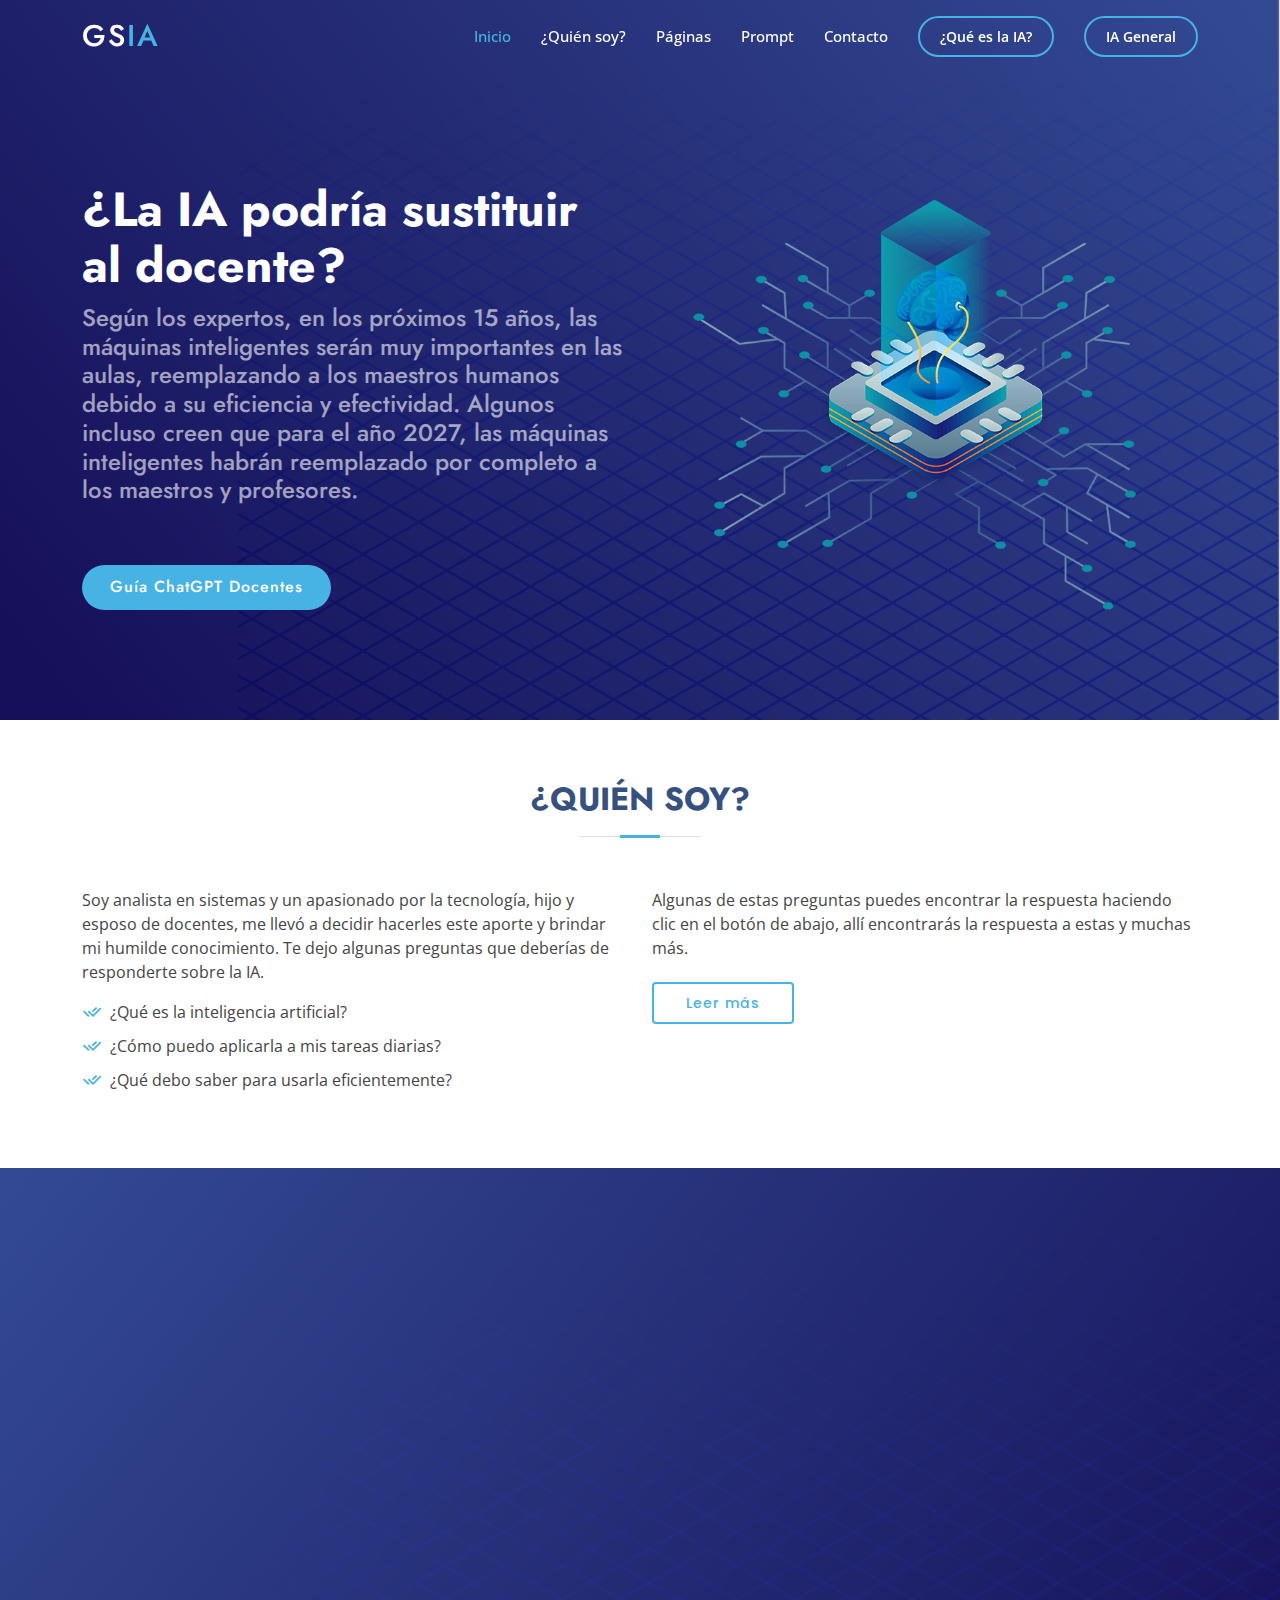
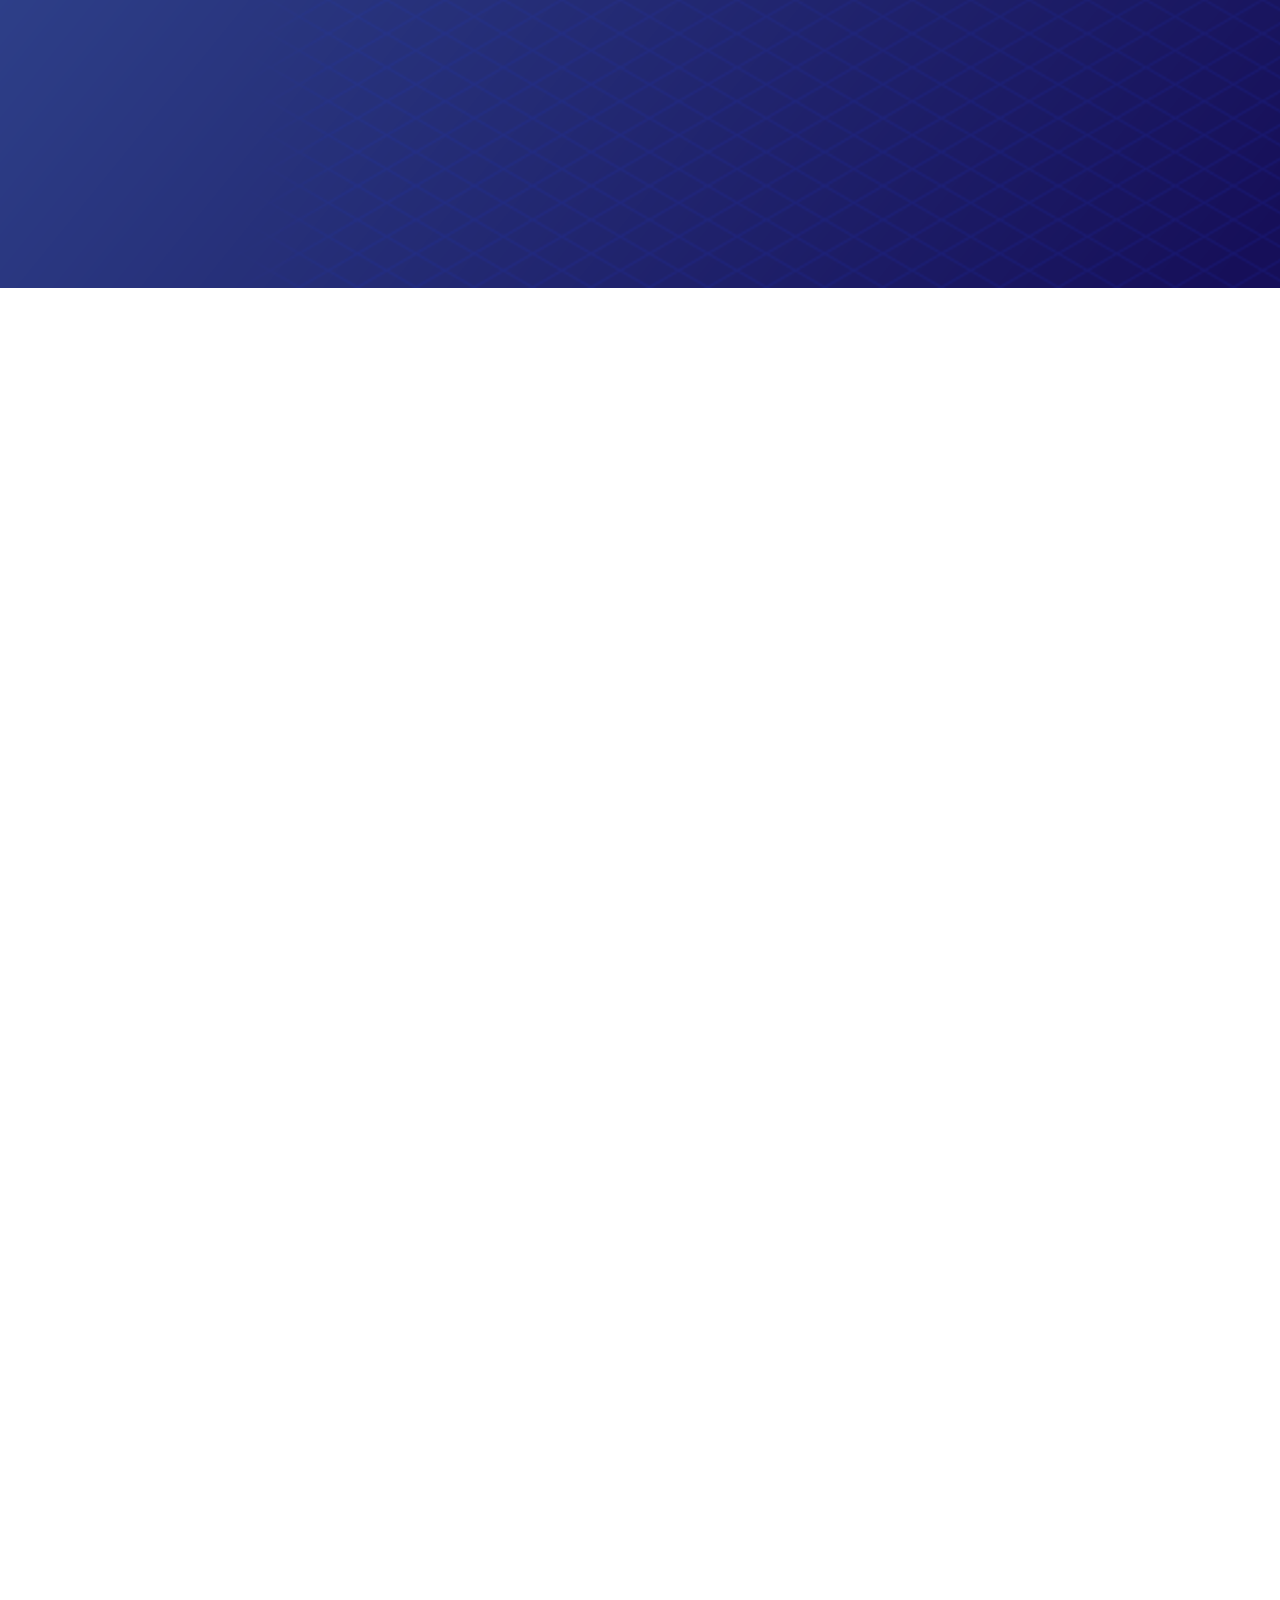
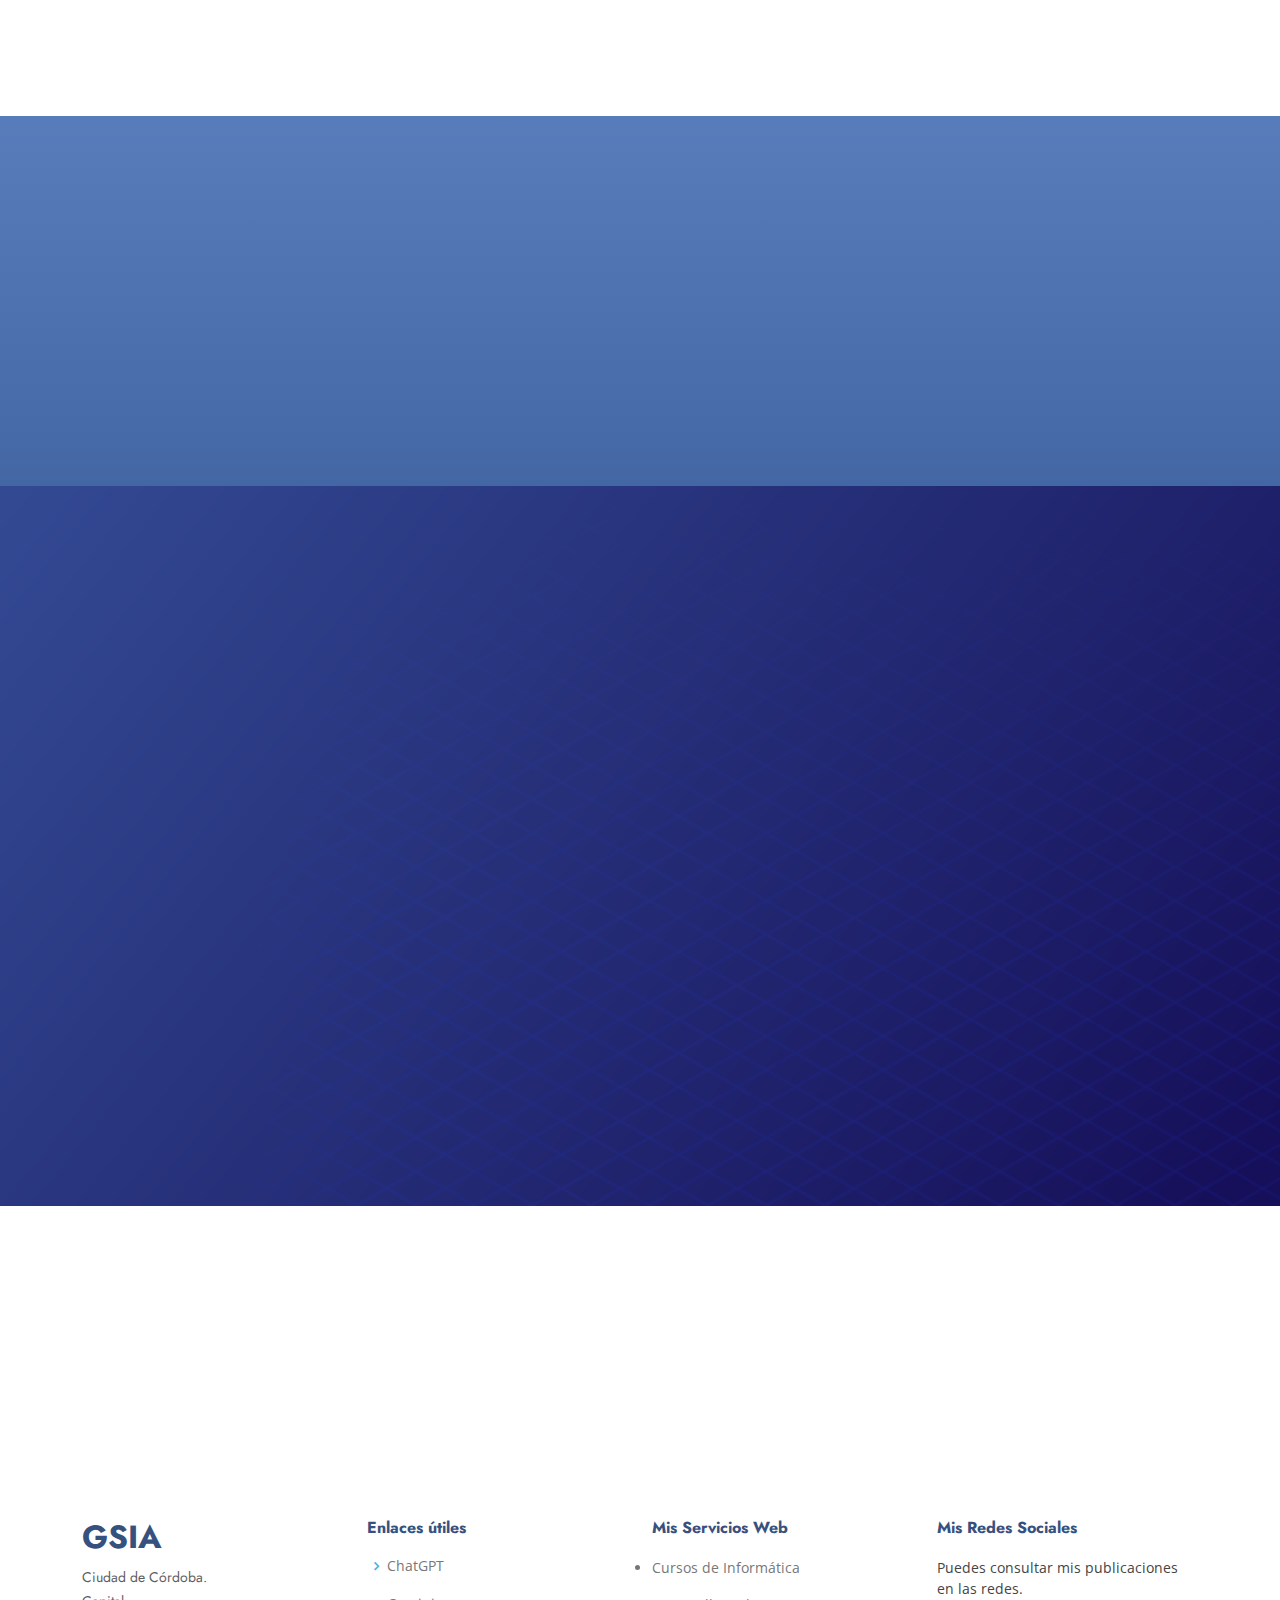
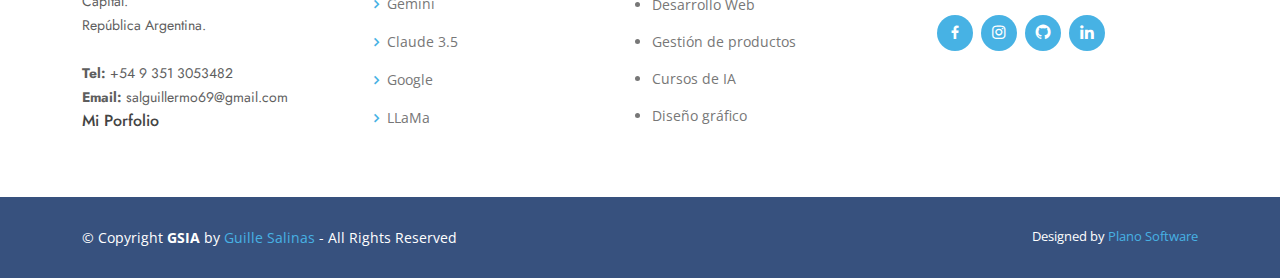
<file: index.html>
<!DOCTYPE html>
<html lang="en">

<head>
  <meta charset="utf-8">
  <meta content="width=device-width, initial-scale=1.0" name="viewport">

  <title>Página IA para Educadores</title>
  <meta content="" name="description">
  <meta content="" name="keywords">

  <!-- Favicons -->
  <link href="assets/img/favicon.png" rel="icon">
  <link href="assets/img/apple-touch-icon.png" rel="apple-touch-icon">

  <!-- Google Fonts -->
  <link href="https://fonts.googleapis.com/css?family=Open+Sans:300,300i,400,400i,600,600i,700,700i|Jost:300,300i,400,400i,500,500i,600,600i,700,700i|Poppins:300,300i,400,400i,500,500i,600,600i,700,700i" rel="stylesheet">

  <!-- Vendor CSS Files -->
  <link href="assets/vendor/aos/aos.css" rel="stylesheet">
  <link href="assets/vendor/bootstrap/css/bootstrap.min.css" rel="stylesheet">
  <link href="assets/vendor/bootstrap-icons/bootstrap-icons.css" rel="stylesheet">
  <link href="assets/vendor/boxicons/css/boxicons.min.css" rel="stylesheet">
  <link href="assets/vendor/glightbox/css/glightbox.min.css" rel="stylesheet">
  <link href="assets/vendor/remixicon/remixicon.css" rel="stylesheet">
  <link href="assets/vendor/swiper/swiper-bundle.min.css" rel="stylesheet">

  <!-- Template Main CSS File -->
  <link href="assets/css/style.css" rel="stylesheet">

</head>

<body>

  <!-- ======= Header ======= -->
  <header id="header" class="fixed-top ">
    <div class="container d-flex align-items-center">
      <h1 class="logo me-auto"><a href="index.html"><span>GS</span>IA</a></h1>
      
      <nav id="navbar" class="navbar">
        <ul>
          <li><a class="nav-link scrollto active" href="#hero">Inicio</a></li>
          <li><a class="nav-link scrollto" href="#about">¿Quién soy?</a></li>
          <li><a class="nav-link scrollto" href="#services">Páginas</a></li>
          <li><a class="nav-link   scrollto" href="#prompt">Prompt</a></li>
          <li><a class="nav-link scrollto" href="#contact">Contacto</a></li>
          <li><a class="getstarted scrollto" href="Que-es-IA.html">¿Qué es la IA?</a></li>
          <li><a class="getstarted scrollto" href="inner-page.html">IA General</a></li>
        </ul>
        <i class="bi bi-list mobile-nav-toggle"></i>
      </nav><!-- .navbar -->

    </div>
  </header>
  <!-- End Header -->

  <!-- ======= Hero Section ======= -->
  <section id="hero" class="d-flex align-items-center">

    <div class="container">
      <div class="row">
        <div class="col-lg-6 d-flex flex-column justify-content-center pt-4 pt-lg-0 order-2 order-lg-1" data-aos="fade-up" data-aos-delay="200">
          <h1>¿La IA podría sustituir al docente?</h1>
          <h2>Según los expertos, en los próximos 15 años, las máquinas inteligentes serán muy importantes en las aulas, reemplazando a los maestros humanos debido a su eficiencia y efectividad. Algunos incluso creen que para el año 2027, las máquinas inteligentes habrán reemplazado por completo a los maestros y profesores.</h2>
          <div class="d-flex justify-content-center justify-content-lg-start">
            <a href="./assets/PDF/Guia-ChatGPT-Docentes.pdf" download class="btn-get-started scrollto">Guía ChatGPT Docentes</a>
          </div>
        </div>
        <div class="col-lg-6 order-1 order-lg-2 hero-img" data-aos="zoom-in" data-aos-delay="200">
          <img src="assets/img/hero-img.png" class="img-fluid animated" alt="">
        </div>
      </div>
    </div>

  </section>
  <!-- End Hero -->

  <main id="main">

    <!-- ======= About Us Section ======= -->
    <section id="about" class="about">
      <div class="container" data-aos="fade-up">

        <div class="section-title">
          <h2>¿Quién soy?</h2>
        </div>

        <div class="row content">
          <div class="col-lg-6">
            <p>
              Soy analista en sistemas y un apasionado por la tecnología, hijo y esposo de docentes, me llevó a decidir hacerles este aporte y brindar mi humilde conocimiento. Te dejo algunas preguntas que deberías de responderte sobre la IA.
            </p>
            <ul>
              <li><i class="ri-check-double-line"></i> ¿Qué es la inteligencia artificial?</li>
              <li><i class="ri-check-double-line"></i> ¿Cómo puedo aplicarla a mis tareas diarias?</li>
              <li><i class="ri-check-double-line"></i> ¿Qué debo saber para usarla eficientemente?</li>
            </ul>
          </div>
          <div class="col-lg-6 pt-4 pt-lg-0">
            <p>
              Algunas de estas preguntas puedes encontrar la respuesta haciendo clic en el botón de abajo, allí encontrarás la respuesta a estas y muchas más.
            </p>
            <a href="Que-es-IA.html" class="btn-learn-more">Leer más</a>
          </div>
        </div>

      </div>
    </section>
    <!-- End About Us Section -->

    <!-- ======= Why Us Section ======= -->
    <section id="why-us" class="why-us section-bg">
      <div class="container-fluid" data-aos="fade-up">

        <div class="row">

          <div class="col-lg-7 d-flex flex-column justify-content-center align-items-stretch  order-2 order-lg-1">

            <div class="content">
              <h3>Lo más importante para usar la IA es saber escribir el <strong>Prompt</strong></h3>
              <p>
                En el contexto de la inteligencia artificial (IA), el término <strong>"prompt"</strong> se refiere a una entrada o instrucción proporcionada a un modelo de IA, como ChatGPT, para generar una respuesta o completar una tarea. Básicamente, es el texto o la pregunta que el usuario introduce para que la IA procese y responda.<br/> 
                <strong>La calidad y claridad del prompt pueden influir significativamente en la precisión y relevancia de la respuesta.</strong>
              </p>
            </div>

            <div class="accordion-list">
              <ul>
                <li>
                  <a data-bs-toggle="collapse" class="collapse" data-bs-target="#accordion-list-1"><span>01</span> Para planificación de clases <i class="bx bx-chevron-down icon-show"></i><i class="bx bx-chevron-up icon-close"></i></a>
                  <div id="accordion-list-1" class="collapse show" data-bs-parent=".accordion-list">
                    <p>
                       "Genera un plan de lección de una hora sobre la Revolución Industrial para estudiantes de secundaria."<br>
                       "Proporciona una lista de actividades interactivas para enseñar geometría a estudiantes de cuarto grado."
                    </p>
                  </div>
                </li>

                <li>
                  <a data-bs-toggle="collapse" data-bs-target="#accordion-list-2" class="collapsed"><span>02</span> Para desarrollo de materiales educativos <i class="bx bx-chevron-down icon-show"></i><i class="bx bx-chevron-up icon-close"></i></a>
                  <div id="accordion-list-2" class="collapse" data-bs-parent=".accordion-list">
                    <p>
                      "Escribe un resumen sobre la fotosíntesis que sea comprensible para alumnos de sexto grado."<br>
                      "Crea una guía de estudio sobre las causas y efectos de la Primera Guerra Mundial."
                    </p>
                  </div>
                </li>

                <li>
                  <a data-bs-toggle="collapse" data-bs-target="#accordion-list-3" class="collapsed"><span>03</span> Para enseñanza personalizada <i class="bx bx-chevron-down icon-show"></i><i class="bx bx-chevron-up icon-close"></i></a>
                  <div id="accordion-list-3" class="collapse" data-bs-parent=".accordion-list">
                    <p>
                      "Estrategias para apoyar a estudiantes con dificultades de aprendizaje en matemáticas."<br/>
                      "Cómo diferenciar la instrucción para estudiantes avanzados en ciencias."
                    </p>
                  </div>
                </li>

                <li>
                  <a data-bs-toggle="collapse" data-bs-target="#accordion-list-4" class="collapsed"><span>04</span> Participación de los padres <i class="bx bx-chevron-down icon-show"></i><i class="bx bx-chevron-up icon-close"></i></a>
                  <div id="accordion-list-4" class="collapse" data-bs-parent=".accordion-list">
                    <p>
                      "Proporciona ideas para una actividad que involucre a los padres en el aprendizaje de sus hijos sobre [tema]."
                    </p>
                  </div>
                </li>
              </ul>
            </div>

          </div>

          <div class="col-lg-5 align-items-stretch order-1 order-lg-2 img" style='background-image: url("assets/img/why-us.png");' data-aos="zoom-in" data-aos-delay="150">&nbsp;</div>
        </div>

      </div>
    </section><!-- End Why Us Section -->

        <!-- ======= Services Section ======= -->
    <section id="services" class="services">
      <div class="container" data-aos="fade-up">

        <div class="section-title">
          <h2>Páginas</h2>
          <p>Aquí están las principales páginas donde podrás acceder de forma segura sin tener que buscarlas.</p>
        </div>

        <!-- ======= Primera fila Fila ======= -->
        <div class="row">
          
          <div class="col-xl-3 col-md-6 d-flex align-items-stretch" data-aos="zoom-in" data-aos-delay="100">
            <div class="icon-box">
              <div class="w-25 p-2""><img src="assets/img/logos/chatgpt-logo.png" class="img-fluid" alt=""></div>
              <h4><a href="https://openai.com/chatgpt/" target="_blank">ChatGPT</a></h4>
              <p>Modelo de inteligencia artificial desarrollado por OpenAI que puede generar texto y mantener conversaciones coherentes en lenguaje natural.</p>
            </div>
          </div>

          <div class="col-xl-3 col-md-6 d-flex align-items-stretch mt-4 mt-md-0" data-aos="zoom-in" data-aos-delay="200">
            <div class="icon-box">
              <div class="w-25 p-2"><img src="assets/img/logos/Gemini-logo.png" class="img-fluid" alt=""></div>
              <h4><a href="https://gemini.google.com" target="_blank">Gemini</a></h4>
              <p>Un modelo de IA desarrollado por Google que se enfoca en la generación de texto y la comprensión del lenguaje natural.</p>
            </div>
          </div>

          <div class="col-xl-3 col-md-6 d-flex align-items-stretch mt-4 mt-xl-0" data-aos="zoom-in" data-aos-delay="300">
            <div class="icon-box">
              <div class="w-25 p-2"><img src="assets/img/logos/Copilot-logo.png" class="img-fluid" alt=""></div>
              <h4><a href="https://www.microsoft.com/es-es/microsoft-copilot" target="_blank">Copilot</a></h4>
              <p>Una herramienta de asistencia para programadores desarrollada por Microsoft que utiliza IA para sugerir y autocompletar código en tiempo real.</p>
            </div>
          </div>

          <div class="col-xl-3 col-md-6 d-flex align-items-stretch mt-4 mt-xl-0" data-aos="zoom-in" data-aos-delay="400">
            <div class="icon-box">
              <div class="w-25 p-2"><img src="assets/img/logos/claude-logo.png" class="img-fluid" alt=""></div>
              <h4><a href="https://www.anthropic.com" target="_blank">Claude 3.5</a></h4>
              <p>Un asistente virtual de IA creado por Anthropic, diseñado para realizar tareas conversacionales proporcionando asistencia en diversas consultas.</p>
            </div>
          </div>

        </div>

        <div class="row p-3"></div>

        <!-- ======= Segunda Fila ======= -->
        <div class="row">
          
          <div class="col-xl-3 col-md-6 d-flex align-items-stretch" data-aos="zoom-in" data-aos-delay="100">
            <div class="icon-box">
              <div class="w-25 p-2""><img src="assets/img/logos/grok-logo.png" class="img-fluid" alt=""></div>
              <h4><a href="https://x.ai/" target="_blank">Grok</a></h4>
              <p>Un asistente de IA de X (anteriormente conocido como Twitter), diseñado para mejorar la experiencia del usuario en la plataforma social.</p>
            </div>
          </div>

          <div class="col-xl-3 col-md-6 d-flex align-items-stretch mt-4 mt-md-0" data-aos="zoom-in" data-aos-delay="200">
            <div class="icon-box">
              <div class="w-25 p-2"><img src="assets/img/logos/llama-logo.png" class="img-fluid" alt=""></div>
              <h4><a href="https://llama.meta.com" target="_blank">LLaMa</a></h4>
              <p>Un modelo de lenguaje de gran tamaño desarrollado por Meta (anteriormente Facebook), enfocado en la generación y comprensión avanzada del lenguaje natural.</p>
            </div>
          </div>

          <div class="col-xl-3 col-md-6 d-flex align-items-stretch mt-4 mt-xl-0" data-aos="zoom-in" data-aos-delay="300">
            <div class="icon-box">
              <div class="w-25 p-2"><img src="assets/img/logos/cgdream-logo.png" class="img-fluid" alt=""></div>
              <h4><a href="https://cgdream.ai/" target="_blank">CGDream</a></h4>
              <p>Generador de imágenes con inteligencia artificial, con varias opciones de personalización, filtros y controles 3D</p>
            </div>
          </div>

          <div class="col-xl-3 col-md-6 d-flex align-items-stretch mt-4 mt-xl-0" data-aos="zoom-in" data-aos-delay="400">
            <div class="icon-box">
              <div class="w-25 p-2"><img src="assets/img/logos/artguru-logo.png" class="img-fluid" alt=""></div>
              <h4><a href="https://www.artguru.ai/es/" target="_blank">artguru</a></h4>
              <p>Plataforma de vanguardia que aprovecha el poder de la IA para transformar la forma en que creamos arte, generando obras de arte únicas e impresionantes.</p>
            </div>
          </div>

        </div>

        <div class="row p-3"></div>
        
        <!-- ======= Tercera Fila ======= -->
        <div class="row">
          
          <div class="col-xl-3 col-md-6 d-flex align-items-stretch" data-aos="zoom-in" data-aos-delay="100">
            <div class="icon-box">
              <div class="w-25 p-2""><img src="assets/img/logos/leonardo-logo.png" class="img-fluid" alt=""></div>
              <h4><a href="https://app.leonardo.ai/" target="_blank">Leonardo</a></h4>
              <p>Plataforma que permite crear imágenes utilizando modelos de IA preentrenados o personalizados.</p>
            </div>
          </div>

          <div class="col-xl-3 col-md-6 d-flex align-items-stretch mt-4 mt-md-0" data-aos="zoom-in" data-aos-delay="200">
            <div class="icon-box">
              <div class="w-25 p-2"><img src="assets/img/logos/mitj-logo.png" class="img-fluid" alt=""></div>
              <h4><a href="https://www.midjourney.com/home?callbackUrl=%2Fapp%2F" target="_blank">Midjourney</a></h4>
              <p>Se trata de un software que permite crear cuatro versiones de una misma idea en imágenes a partir de una entrada de texto que puede ser una descripción o un conjunto de palabras, debes de entrar en el servidor de Discord de esa comunidad.</p>
            </div>
          </div>

          <div class="col-xl-3 col-md-6 d-flex align-items-stretch mt-4 mt-xl-0" data-aos="zoom-in" data-aos-delay="300">
            <div class="icon-box">
              <div class="w-25 p-2"><img src="assets/img/logos/upscale-logo.png" class="img-fluid" alt=""></div>
              <h4><a href="https://www.upscale.media/es/upload" target="_blank">Upscale</a></h4>
              <p>Herramienta de IA que aumenta automáticamente la escala de imágenes en segundos.</p>
            </div>
          </div>

          <div class="col-xl-3 col-md-6 d-flex align-items-stretch mt-4 mt-xl-0" data-aos="zoom-in" data-aos-delay="400">
            <div class="icon-box">
              <div class="w-25 p-2"><img src="assets/img/logos/ud-logo.png" class="img-fluid" alt=""></div>
              <h4><a href="https://undetectable.ai/" target="_blank">Undetectable</a></h4>
              <p>Software de detección de contenido de IA adversario que reescribe el texto generado por IA para que parezca más humano.</p>
            </div>
          </div>

        </div>

      </div>
    </section>
    <!-- End Services Section -->

    <!-- ======= Cta Section ======= -->
    <section id="prompt" class="cta">
      <div class="container" data-aos="zoom-in">

        <div class="row">
          <div class="col-lg-9 text-center text-lg-start">
            <h3>Ejemplos y manual de Prompt</h3>
            <p> Como ya dijimos, es muy importante y esencial la <strong>"pregunta"</strong> o <strong>"solicitud"</strong> que se hace al sistema de IA.<br />
              El prompt es fundamental en la interacción con sistemas de IA, ya que determina cómo el modelo interpreta y responde a las solicitudes del usuario.
            </p>
          </div>
          <div class="col-lg-3 cta-btn-container text-center">
            <a href="./assets/PDF/Prompt-guia.pdf" download class="cta-btn align-middle">Manual de Prompt</a>
            <!-- <a class="cta-btn align-middle" href="#">Manual de Prompt</a> -->
          </div>
        </div>

      </div>
    </section>
    <!-- End Cta Section -->

    <!-- ======= Frequently Asked Questions Section ======= -->
    <section id="faq" class="faq section-bg">
      <div class="container" data-aos="fade-up">

        <div class="section-title">
          <h2 class="color-w">Temas para docentes de IA</h2>
          <p class="color-w">Esta estructura cubre los aspectos más importantes de la IA en el contexto educativo, proporcionando a los docentes una comprensión integral del tema.</p>
        </div>

        <div class="faq-list">
          <ul>
            <li data-aos="fade-up" data-aos-delay="100">
              <i class="bx bx-help-circle icon-help"></i> <a data-bs-toggle="collapse" class="collapse" data-bs-target="#faq-list-1">Cuales son las aplicaciones de la IA en la Educación? <i class="bx bx-chevron-down icon-show"></i><i class="bx bx-chevron-up icon-close"></i></a>
              <div id="faq-list-1" class="collapse show" data-bs-parent=".faq-list">
                <p>
                  <strong>Herramientas y Recursos:</strong> Descripción de diversas herramientas de IA que pueden ser utilizadas en el aula (e.g., asistentes virtuales, aplicaciones de tutoría personalizada).
                  <strong>Casos de Éxito:</strong> Ejemplos de cómo la IA ha sido implementada con éxito en distintas instituciones educativas.
                  <strong>Tendencias Futuras:</strong> Tendencias Futuras: Predicciones y desarrollos emergentes en la aplicación de la IA en la educación.
                </p>
              </div>
            </li>

            <li data-aos="fade-up" data-aos-delay="200">
              <i class="bx bx-help-circle icon-help"></i> <a data-bs-toggle="collapse" data-bs-target="#faq-list-2" class="collapsed">Que beneficios tiene la IA para Docentes? <i class="bx bx-chevron-down icon-show"></i><i class="bx bx-chevron-up icon-close"></i></a>
              <div id="faq-list-2" class="collapse" data-bs-parent=".faq-list">
                <p>
                  <strong>Automatización de Tareas:</strong> Cómo la IA puede ayudar a automatizar tareas administrativas y de evaluación.
                  <strong>Personalización del Aprendizaje:</strong> Ejemplos de cómo la IA puede adaptar el contenido educativo a las necesidades individuales de los estudiantes.
                  <strong>Soporte para el Aprendizaje Inclusivo:</strong> Herramientas de IA que facilitan la educación inclusiva para estudiantes con necesidades especiales.
                </p>
              </div>
            </li>

            <li data-aos="fade-up" data-aos-delay="300">
              <i class="bx bx-help-circle icon-help"></i> <a data-bs-toggle="collapse" data-bs-target="#faq-list-3" class="collapsed">Cómo Integrar la IA en el Aula? <i class="bx bx-chevron-down icon-show"></i><i class="bx bx-chevron-up icon-close"></i></a>
              <div id="faq-list-3" class="collapse" data-bs-parent=".faq-list">
                <p>
                  <strong>Guías Prácticas:</strong> Instrucciones paso a paso para implementar tecnologías de IA en las clases.
                  <strong>Formación y Capacitación:</strong> Formación y Capacitación: Recursos para que los docentes se capaciten en el uso de herramientas de IA.
                  <strong>Proyectos y Actividades:</strong> Proyectos y Actividades: Ideas y ejemplos de proyectos de clase que utilizan IA.
                </p>
              </div>
            </li>

            <li data-aos="fade-up" data-aos-delay="400">
              <i class="bx bx-help-circle icon-help"></i> <a data-bs-toggle="collapse" data-bs-target="#faq-list-4" class="collapsed">Tempus quam pellentesque nec nam aliquam sem et tortor consequat? <i class="bx bx-chevron-down icon-show"></i><i class="bx bx-chevron-up icon-close"></i></a>
              <div id="faq-list-4" class="collapse" data-bs-parent=".faq-list">
                <p>
                  Molestie a iaculis at erat pellentesque adipiscing commodo. Dignissim suspendisse in est ante in. Nunc vel risus commodo viverra maecenas accumsan. Sit amet nisl suscipit adipiscing bibendum est. Purus gravida quis blandit turpis cursus in.
                </p>
              </div>
            </li>

            <li data-aos="fade-up" data-aos-delay="500">
              <i class="bx bx-help-circle icon-help"></i> <a data-bs-toggle="collapse" data-bs-target="#faq-list-5" class="collapsed">Tortor vitae purus faucibus ornare. Varius vel pharetra vel turpis nunc eget lorem dolor? <i class="bx bx-chevron-down icon-show"></i><i class="bx bx-chevron-up icon-close"></i></a>
              <div id="faq-list-5" class="collapse" data-bs-parent=".faq-list">
                <p>
                  Laoreet sit amet cursus sit amet dictum sit amet justo. Mauris vitae ultricies leo integer malesuada nunc vel. Tincidunt eget nullam non nisi est sit amet. Turpis nunc eget lorem dolor sed. Ut venenatis tellus in metus vulputate eu scelerisque.
                </p>
              </div>
            </li>

          </ul>
        </div>

      </div>
    </section>
    <!-- End Frequently Asked Questions Section -->

    <!-- ======= Contact Section ======= -->
    <section id="contact" class="contact">
      <div class="container" data-aos="fade-up">

        <div class="section-title">
          <h2>Contacto</h2>
          <p>Si quieres contactarme puedes hacerlo mediante mesaje de texto o WhatsApp, te dejo todos los medios al pie de esta página.</p>
        </div>

        
      </div>
    </section><!-- End Contact Section -->

  </main><!-- End #main -->

  <!-- ======= Footer ======= -->
  <footer id="footer">
    <div class="footer-top">
      <div class="container">
        <div class="row">
          <div class="col-lg-3 col-md-6 footer-contact">
            <!-- <a href="index.html"><span>GS</span>IA</a> -->
            <h2><a class="gsiafooter" href="index.html"><span>GS</span>IA</a></h2>
            <p>
              Ciudad de Córdoba. <br>
              Capital.<br>
              República Argentina. <br><br>
              <strong>Tel:</strong> +54 9 351 3053482<br>
              <strong>Email:</strong> salguillermo69@gmail.com<br>
              <a class="porfolio" href="https://guillesalinas.github.io/MyPorfolio/" target="_blank">Mi Porfolio</a>
            </p>
          </div>

          <div class="col-lg-3 col-md-6 footer-links">
            <h4>Enlaces útiles</h4>
            <ul>
              <li><i class="bx bx-chevron-right"></i> <a href="https://openai.com/chatgpt/" target="_blank"">ChatGPT</a></li>
              <li><i class="bx bx-chevron-right"></i> <a href="https://gemini.google.com" target="_blank">Gemini</a></li>
              <li><i class="bx bx-chevron-right"></i> <a href="https://www.anthropic.com" target="_blank">Claude 3.5</a></li>
              <li><i class="bx bx-chevron-right"></i> <a href="https://www.google.com.ar/" target="_blank">Google</a></li>
              <li><i class="bx bx-chevron-right"></i> <a href="https://llama.meta.com" target="_blank">LLaMa</a></li>
            </ul>
          </div>

          <div class="col-lg-3 col-md-6 ">
            <h4>Mis Servicios Web</h4>
            <div class = "colorGris">
              <li> Cursos de Informática
              <li class="mt-3"> Desarrollo Web
              <li class="mt-3"> Gestión de productos
              <li class="mt-3"> Cursos de IA
              <li class="mt-3"> Diseño gráfico 
            </div>
          </div>

          <div class="col-lg-3 col-md-6 footer-links">
            <h4>Mis Redes Sociales</h4>
            <p>Puedes consultar mis publicaciones en las redes.</p>
            <div class="social-links mt-3">
              <a href="https://www.facebook.com/guillermo.salinas.524?mibextid=ZbWKwL" target="_blank" class="facebook"><i class="bx bxl-facebook"></i></a>
              <a href="https://www.instagram.com/guiye_salinas/" target="_blank" class="instagram"><i class="bx bxl-instagram"></i></a>
              <a href="https://github.com/GuilleSalinas" target="_blank"><i class="bx bxl-github"></i></a>
              <a href="https://linkedin.com/in/guillermo-alejandro-salinas-535036241" target="_blank" class="linkedin"><i class="bx bxl-linkedin"></i></a>
            </div>
          </div>

        </div>
      </div>
    </div>

    <div class="container footer-bottom clearfix">
      <div class="copyright">
        &copy; Copyright <strong><span>GSIA</span></strong> by 
        <a href="https://guillesalinas.github.io/MyPorfolio/" target="_blank">Guille Salinas</a> - All Rights Reserved
      </div>
      <div class="credits">
        Designed by <a href="https://guillesalinas.github.io/PlanoSoftware.github.io/" target="_blank">Plano Software</a>
      </div>
    </div>

  </footer>
  <!-- End Footer -->

  <div id="preloader"></div>
  <a href="#" class="back-to-top d-flex align-items-center justify-content-center"><i class="bi bi-arrow-up-short"></i></a>

  <!-- Vendor JS Files -->
  <script src="assets/vendor/aos/aos.js"></script>
  <script src="assets/vendor/bootstrap/js/bootstrap.bundle.min.js"></script>
  <script src="assets/vendor/glightbox/js/glightbox.min.js"></script>
  <script src="assets/vendor/isotope-layout/isotope.pkgd.min.js"></script>
  <script src="assets/vendor/swiper/swiper-bundle.min.js"></script>
  <script src="assets/vendor/waypoints/noframework.waypoints.js"></script>
  <script src="assets/vendor/php-email-form/validate.js"></script>

  <!-- Template Main JS File -->
  <script src="assets/js/main.js"></script>

</body>

</html>
</file>
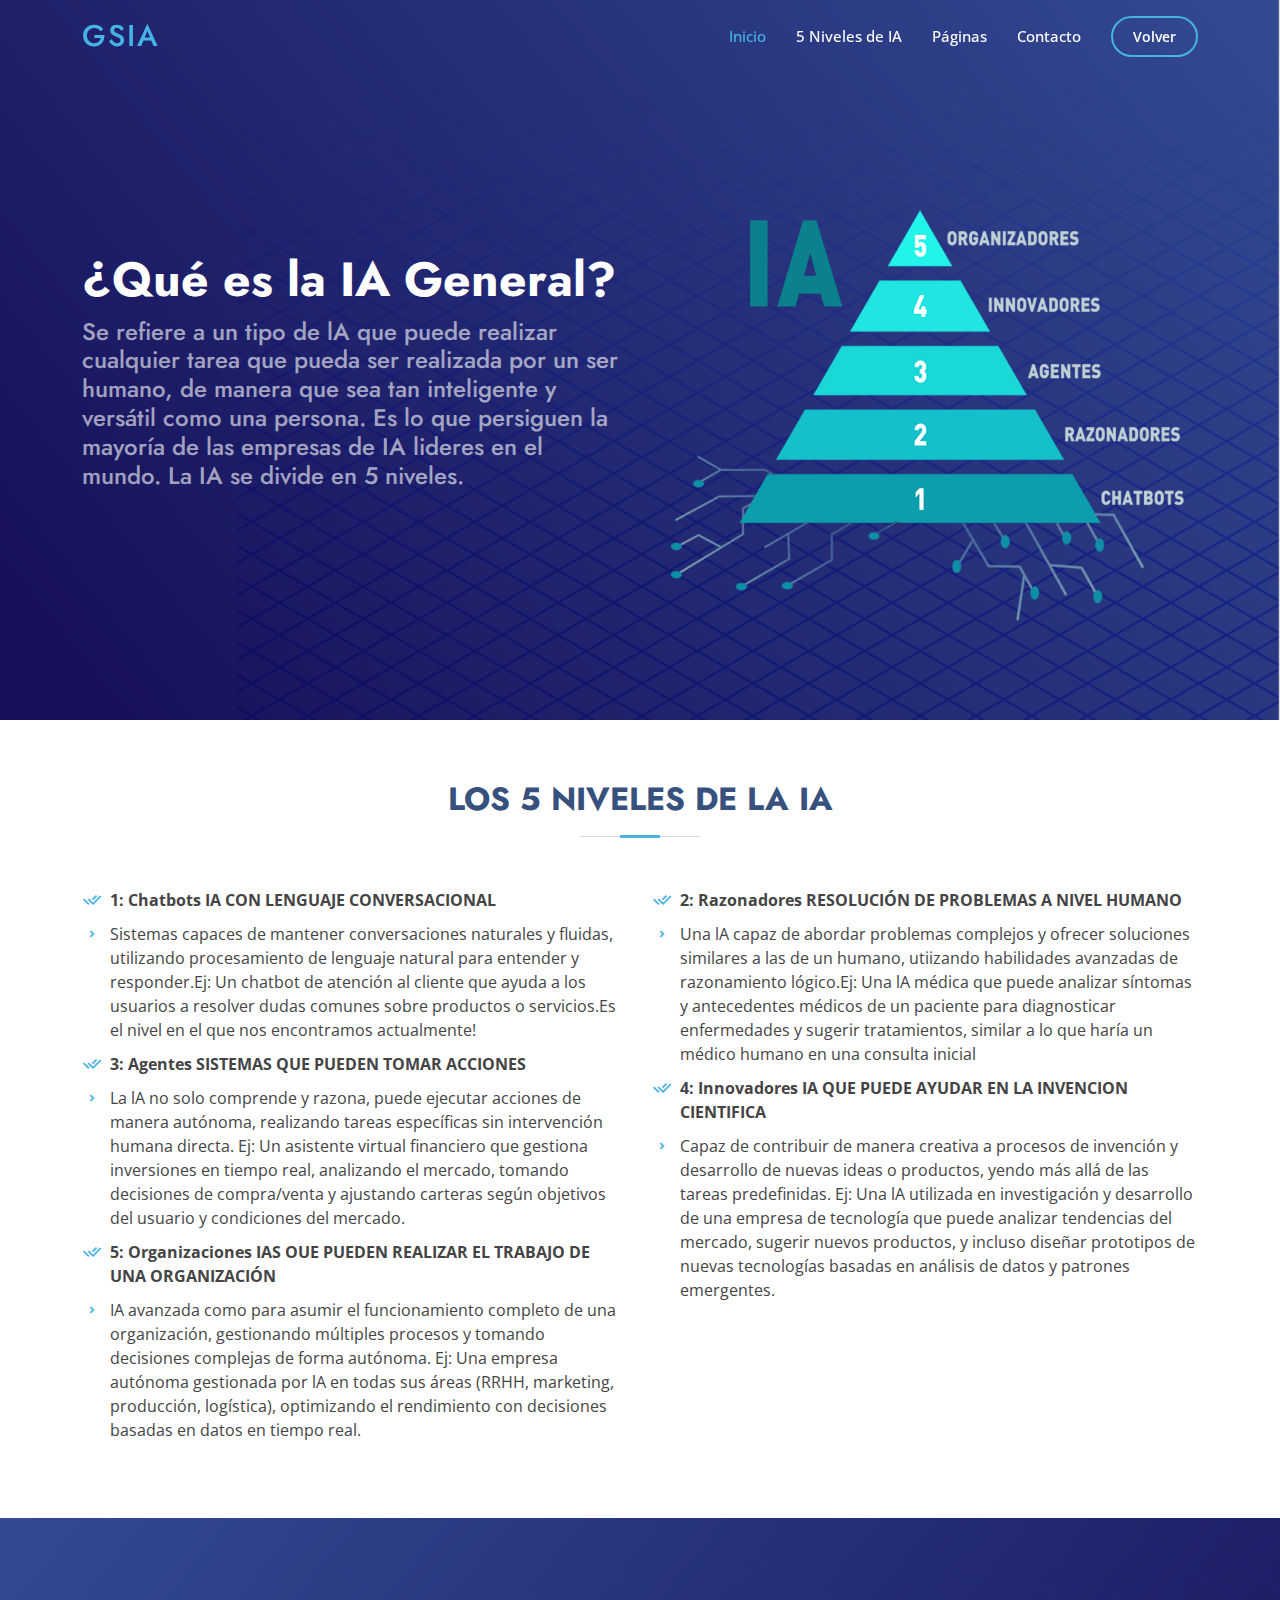
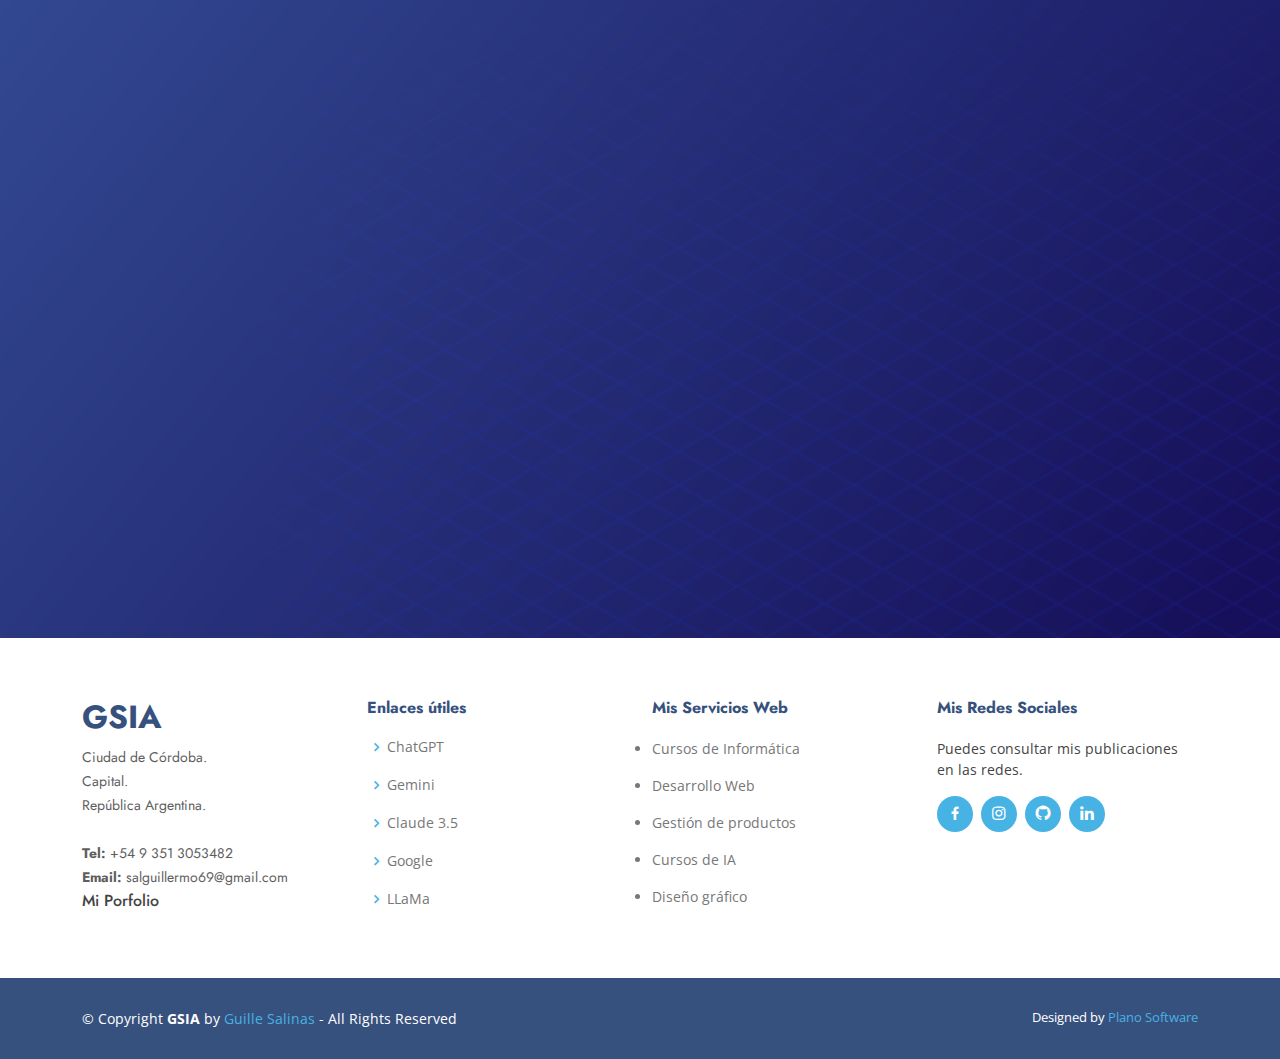
<file: inner-page.html>
<!DOCTYPE html>
<html lang="en">

<head>
  <meta charset="utf-8">
  <meta content="width=device-width, initial-scale=1.0" name="viewport">

  <title>Página IA para Educadores</title>
  <meta content="" name="description">
  <meta content="" name="keywords">

  <!-- Favicons -->
  <link href="assets/img/favicon.png" rel="icon">
  <link href="assets/img/apple-touch-icon.png" rel="apple-touch-icon">

  <!-- Google Fonts -->
  <link href="https://fonts.googleapis.com/css?family=Open+Sans:300,300i,400,400i,600,600i,700,700i|Jost:300,300i,400,400i,500,500i,600,600i,700,700i|Poppins:300,300i,400,400i,500,500i,600,600i,700,700i" rel="stylesheet">

  <!-- Vendor CSS Files -->
  <link href="assets/vendor/aos/aos.css" rel="stylesheet">
  <link href="assets/vendor/bootstrap/css/bootstrap.min.css" rel="stylesheet">
  <link href="assets/vendor/bootstrap-icons/bootstrap-icons.css" rel="stylesheet">
  <link href="assets/vendor/boxicons/css/boxicons.min.css" rel="stylesheet">
  <link href="assets/vendor/glightbox/css/glightbox.min.css" rel="stylesheet">
  <link href="assets/vendor/remixicon/remixicon.css" rel="stylesheet">
  <link href="assets/vendor/swiper/swiper-bundle.min.css" rel="stylesheet">

  <!-- Template Main CSS File -->
  <link href="assets/css/style.css" rel="stylesheet">

  
</head>

<body>

    <!-- ======= Header ======= -->
    <header id="header" class="fixed-top ">
      <div class="container d-flex align-items-center">
  
        <h1 class="logo me-auto"><a href="index.html">GSIA</a></h1>
        <!-- Uncomment below if you prefer to use an image logo -->
        <!-- <a href="index.html" class="logo me-auto"><img src="assets/img/logo.png" alt="" class="img-fluid"></a>-->
  
        <nav id="navbar" class="navbar">
          <ul>
            <li><a class="nav-link scrollto active" href="#hero">Inicio</a></li>
            <li><a class="nav-link scrollto" href="#about">5 Niveles de IA</a></li>
            <li><a class="nav-link scrollto" href="#why-us">Páginas</a></li>
            <!-- <li><a class="nav-link   scrollto" href="#prompt">Prompt</a></li> -->
            <!-- <li><a class="nav-link scrollto" href="#team">Team</a></li> -->
            <li><a class="nav-link scrollto" href="#footer">Contacto</a></li>
            <li><a class="getstarted scrollto" href="index.html">Volver</a></li>
          </ul>
          <i class="bi bi-list mobile-nav-toggle"></i>
        </nav><!-- .navbar -->
  
      </div>
    </header>
    <!-- End Header -->

    <!-- ======= Hero Section ======= -->
  <section id="hero" class="d-flex align-items-center">

    <div class="container">
      <div class="row">
        <div class="col-lg-6 d-flex flex-column justify-content-center pt-4 pt-lg-0 order-2 order-lg-1" data-aos="fade-up" data-aos-delay="200">
          <h1>¿Qué es la IA General?</h1>
          <h2>Se refiere a un tipo de lA que puede realizar cualquier tarea que pueda ser realizada por un ser humano, de manera que sea tan inteligente y versátil como una persona.
            Es lo que persiguen la mayoría de las empresas de IA lideres en el mundo. La IA se divide en 5 niveles.</h2>
          <!-- <div class="d-flex justify-content-center justify-content-lg-start">
            <a href="#about" class="btn-get-started scrollto">Get Started</a>
            <a href="https://www.youtube.com/watch?v=jDDaplaOz7Q" class="glightbox btn-watch-video"><i class="bi bi-play-circle"></i><span>Watch Video</span></a>
          </div> -->
        </div>
        <div class="col-lg-6 order-1 order-lg-2 hero-img" data-aos="zoom-in" data-aos-delay="200">
          <img src="assets/img/5NivelesIAG.png" class="img-fluid animated" alt="">
        </div>
      </div>
    </div>

  </section>
  <!-- End Hero -->
  <section id="about" class="about">
    <div class="container" data-aos="fade-up">

      <div class="section-title">
        <h2>Los 5 niveles de la IA</h2>
      </div>

      <div class="row content">
        <div class="col-lg-6">
          <ul>
            <li><i class="ri-check-double-line"></i> <strong> 1: Chatbots IA CON LENGUAJE CONVERSACIONAL</strong></li>
              <li><i class="ri-arrow-drop-right-line"></i> Sistemas capaces de mantener conversaciones naturales y fluidas, utilizando procesamiento de lenguaje natural para entender y responder.Ej: Un chatbot de atención al cliente que ayuda a los usuarios a resolver dudas comunes sobre productos o servicios.Es el nivel en el que nos encontramos actualmente!</li>
              
            
            <li><i class="ri-check-double-line"></i> <strong>3: Agentes SISTEMAS QUE PUEDEN TOMAR ACCIONES</strong></li>
              <li><i class="ri-arrow-drop-right-line"></i> La lA no solo comprende y razona, puede ejecutar acciones de manera autónoma, realizando tareas específicas sin intervención humana directa. Ej: Un asistente virtual financiero que gestiona inversiones en tiempo real, analizando el mercado, tomando decisiones de compra/venta y ajustando carteras según objetivos del usuario y condiciones del mercado.</li>
            
            <li><i class="ri-check-double-line"></i> <strong>5: Organizaciones IAS OUE PUEDEN REALIZAR EL TRABAJO DE UNA ORGANIZACIÓN</strong></li>
                    <li><i class="ri-arrow-drop-right-line"></i> IA avanzada como para asumir el funcionamiento completo de una organización, gestionando múltiples procesos y tomando decisiones complejas de forma autónoma. Ej: Una empresa autónoma gestionada por lA en todas sus áreas (RRHH, marketing, producción, logística), optimizando el rendimiento con decisiones basadas en datos en tiempo real.</li>
          </ul>
        </div>

        <div class="col-lg-6">
          <ul>
              <li><i class="ri-check-double-line"></i> <strong>2: Razonadores RESOLUCIÓN DE PROBLEMAS A NIVEL HUMANO</strong></li>
              <li><i class="ri-arrow-drop-right-line"></i> Una lA capaz de abordar problemas complejos y ofrecer soluciones similares a las de un humano, utiizando habilidades avanzadas de razonamiento lógico.Ej: Una lA médica que puede analizar síntomas y antecedentes médicos de un paciente para diagnosticar enfermedades y sugerir tratamientos, similar a lo que haría un médico humano en una consulta inicial</li>

              <li><i class="ri-check-double-line"></i> <strong>4: Innovadores IA QUE PUEDE AYUDAR EN LA INVENCION CIENTIFICA</strong></li>
              <li><i class="ri-arrow-drop-right-line"></i> Capaz de contribuir de manera creativa a procesos de invención y desarrollo de nuevas ideas o productos, yendo más allá de las tareas predefinidas. Ej: Una lA utilizada en investigación y desarrollo de una empresa de tecnología que puede analizar tendencias del mercado, sugerir nuevos productos, y incluso diseñar prototipos de nuevas tecnologías basadas en análisis de datos y patrones emergentes.</li>
          </ul>
          
        </div>
      </div>

    </div>
  </section>
  <!-- End About Us Section -->

<!-- Services Section -->
<section id="why-us" class="why-us section-bg">
  <!--  Services Section Title -->
  <div class="container section-title2" data-aos="fade-up">
    <div class="section-title2">
      <h2>Páginas útiles</h2>
    </div>
    <p>Internet tiene 1.16 mil millones de sitios web, encontrar alguno de ellos es tarea imposible, aquí te dejo 6 sitios web con IA.</p>
  </div>
  <!-- End Services Section Title -->

  <div class="container">

    <div class="row gy-4">

      <div class="col-lg-6 " data-aos="fade-up" data-aos-delay="100">
        <div class="blanco service-item d-flex">
          <div class="bi bi-chevron-compact-right p-4 colorCeleste" 
               style="font-size: 3rem;">
          </div>
          <div>
            <h4 class="title"><a href="https://aithor.com/es-419" target="_blank" class="stretched-link">Aithor</a></h4>
            <p class="blanco">Aithor es un servicio de redacción impulsado por una IA que genera contenido de alta calidad de manera rápida y sencilla.</p>
          </div>
        </div>
      </div>
     
      <div class="col-lg-6 " data-aos="fade-up" data-aos-delay="200">
        <div class="blanco service-item d-flex">
          <div class="bi bi-chevron-compact-right p-4 colorCeleste" 
               style="font-size: 3rem;">
          </div>
          <div>
            <h4 class="title"><a href="https://www.chatpdf.com/" target="_blank" class="stretched-link">ChatPDF</a></h4>
            <p class="blanco">La herramienta basada en IA para leer, resumir y analizar documentos PDF.</p>
          </div>
        </div>
      </div>

      <div class="col-lg-6 " data-aos="fade-up" data-aos-delay="300">
        <div class="blanco service-item d-flex">
          <div class="bi bi-chevron-compact-right p-4 colorCeleste" 
               style="font-size: 3rem;">
          </div>
          <div>
            <h4 class="title"><a href="https://gpte.ai/" target="_blank" class="stretched-link">GPTE.ai</a></h4>
            <p class="blanco">Directorio extenso y bien categorizado que te ayuda a buscar la #herramienta ideal al momento de buscar los últimos proyectos de inteligencia artificial disponibles en el mercado</p>
          </div>
        </div>
      </div>

      <div class="col-lg-6 " data-aos="fade-up" data-aos-delay="400">
        <div class="blanco service-item d-flex">
          <div class="bi bi-chevron-compact-right p-4 colorCeleste" 
               style="font-size: 3rem;">
          </div>
          <div>
            <h4 class="title"><a href="https://gamma.app/" target="_blank" class="stretched-link">Gamma</a></h4>
            <p class="blanco">Plataforma de creación y edición de presentaciones, documentos y páginas asistida por IA, cosiderada una de las mejores en el mercado para crear presentaciones.</p>
          </div>
        </div>
      </div>

      <div class="col-lg-6 " data-aos="fade-up" data-aos-delay="500">
        <div class="blanco service-item d-flex">
          <div class="bi bi-chevron-compact-right p-4 colorCeleste" 
               style="font-size: 3rem;">
          </div>
          <div>
            <h4 class="title"><a href="https://suno.com/" target="_blank" class="stretched-link">Suno AI</a></h4>
            <p class="blanco">Herramienta de creación musical impulsada por inteligencia artificial que permite a los usuarios generar canciones realistas que combinan voces e instrumentación generadas por IA. </p>
          </div>
        </div>
      </div>

      <div class="col-lg-6 " data-aos="fade-up" data-aos-delay="600">
        <div class="blanco service-item d-flex">
          <div class="bi bi-chevron-compact-right p-4 colorCeleste" 
               style="font-size: 3rem;">
          </div>
          <div>
            <h4 class="title"><a href="https://foroprompt.com/" target="_blank" class="stretched-link">Foroprompt</a></h4>
            <p class="blanco">Un espacio virtual donde creadores, entusiastas y expertos en PROMPTS e IA se reúnen para compartir ideas, aprender en español y sobre todo compartir sus prompt con una comunidad creciente.</p>
          </div>
        </div>
      </div>
    
    </div>
  </div>
</section>
<!-- End Services Section -->

<main id="main">

    

  </main><!-- End #main -->

  <!-- ======= Footer ======= -->
  <footer id="footer">
    <div class="footer-top">
      <div class="container">
        <div class="row">
          <div class="col-lg-3 col-md-6 footer-contact">
            <!-- <a href="index.html"><span>GS</span>IA</a> -->
            <h2><a class="gsiafooter" href="index.html"><span>GS</span>IA</a></h2>
            <p>
              Ciudad de Córdoba. <br>
              Capital.<br>
              República Argentina. <br><br>
              <strong>Tel:</strong> +54 9 351 3053482<br>
              <strong>Email:</strong> salguillermo69@gmail.com<br>
              <a class="porfolio" href="https://guillesalinas.github.io/MyPorfolio/" target="_blank">Mi Porfolio</a>
            </p>
          </div>

          <div class="col-lg-3 col-md-6 footer-links">
            <h4>Enlaces útiles</h4>
            <ul>
              <li><i class="bx bx-chevron-right"></i> <a href="https://openai.com/chatgpt/" target="_blank"">ChatGPT</a></li>
              <li><i class="bx bx-chevron-right"></i> <a href="https://gemini.google.com" target="_blank">Gemini</a></li>
              <li><i class="bx bx-chevron-right"></i> <a href="https://www.anthropic.com" target="_blank">Claude 3.5</a></li>
              <li><i class="bx bx-chevron-right"></i> <a href="https://www.google.com.ar/" target="_blank">Google</a></li>
              <li><i class="bx bx-chevron-right"></i> <a href="https://llama.meta.com" target="_blank">LLaMa</a></li>
            </ul>
          </div>

          <div class="col-lg-3 col-md-6 ">
            <h4>Mis Servicios Web</h4>
            <div class = "colorGris">
              <li> Cursos de Informática
              <li class="mt-3"> Desarrollo Web
              <li class="mt-3"> Gestión de productos
              <li class="mt-3"> Cursos de IA
              <li class="mt-3"> Diseño gráfico 
            </div>
          </div>

          <div class="col-lg-3 col-md-6 footer-links">
            <h4>Mis Redes Sociales</h4>
            <p>Puedes consultar mis publicaciones en las redes.</p>
            <div class="social-links mt-3">
              <a href="https://www.facebook.com/guillermo.salinas.524?mibextid=ZbWKwL" target="_blank" class="facebook"><i class="bx bxl-facebook"></i></a>
              <a href="https://www.instagram.com/guiye_salinas/" target="_blank" class="instagram"><i class="bx bxl-instagram"></i></a>
              <a href="https://github.com/GuilleSalinas" target="_blank"><i class="bx bxl-github"></i></a>
              <a href="https://linkedin.com/in/guillermo-alejandro-salinas-535036241" target="_blank" class="linkedin"><i class="bx bxl-linkedin"></i></a>
            </div>
          </div>

        </div>
      </div>
    </div>

    <div class="container footer-bottom clearfix">
      <div class="copyright">
        &copy; Copyright <strong><span>GSIA</span></strong> by 
        <a href="https://guillesalinas.github.io/MyPorfolio/" target="_blank">Guille Salinas</a> - All Rights Reserved
      </div>
      <div class="credits">
        Designed by <a href="https://guillesalinas.github.io/PlanoSoftware.github.io/" target="_blank">Plano Software</a>
      </div>
    </div>

  </footer>
  <!-- End Footer -->

  <div id="preloader"></div>
  <a href="#" class="back-to-top d-flex align-items-center justify-content-center"><i class="bi bi-arrow-up-short"></i></a>

  <!-- Vendor JS Files -->
  <script src="assets/vendor/aos/aos.js"></script>
  <script src="assets/vendor/bootstrap/js/bootstrap.bundle.min.js"></script>
  <script src="assets/vendor/glightbox/js/glightbox.min.js"></script>
  <script src="assets/vendor/isotope-layout/isotope.pkgd.min.js"></script>
  <script src="assets/vendor/swiper/swiper-bundle.min.js"></script>
  <script src="assets/vendor/waypoints/noframework.waypoints.js"></script>
  <script src="assets/vendor/php-email-form/validate.js"></script>

  <!-- Template Main JS File -->
  <script src="assets/js/main.js"></script>

</body>

</html>
</file>
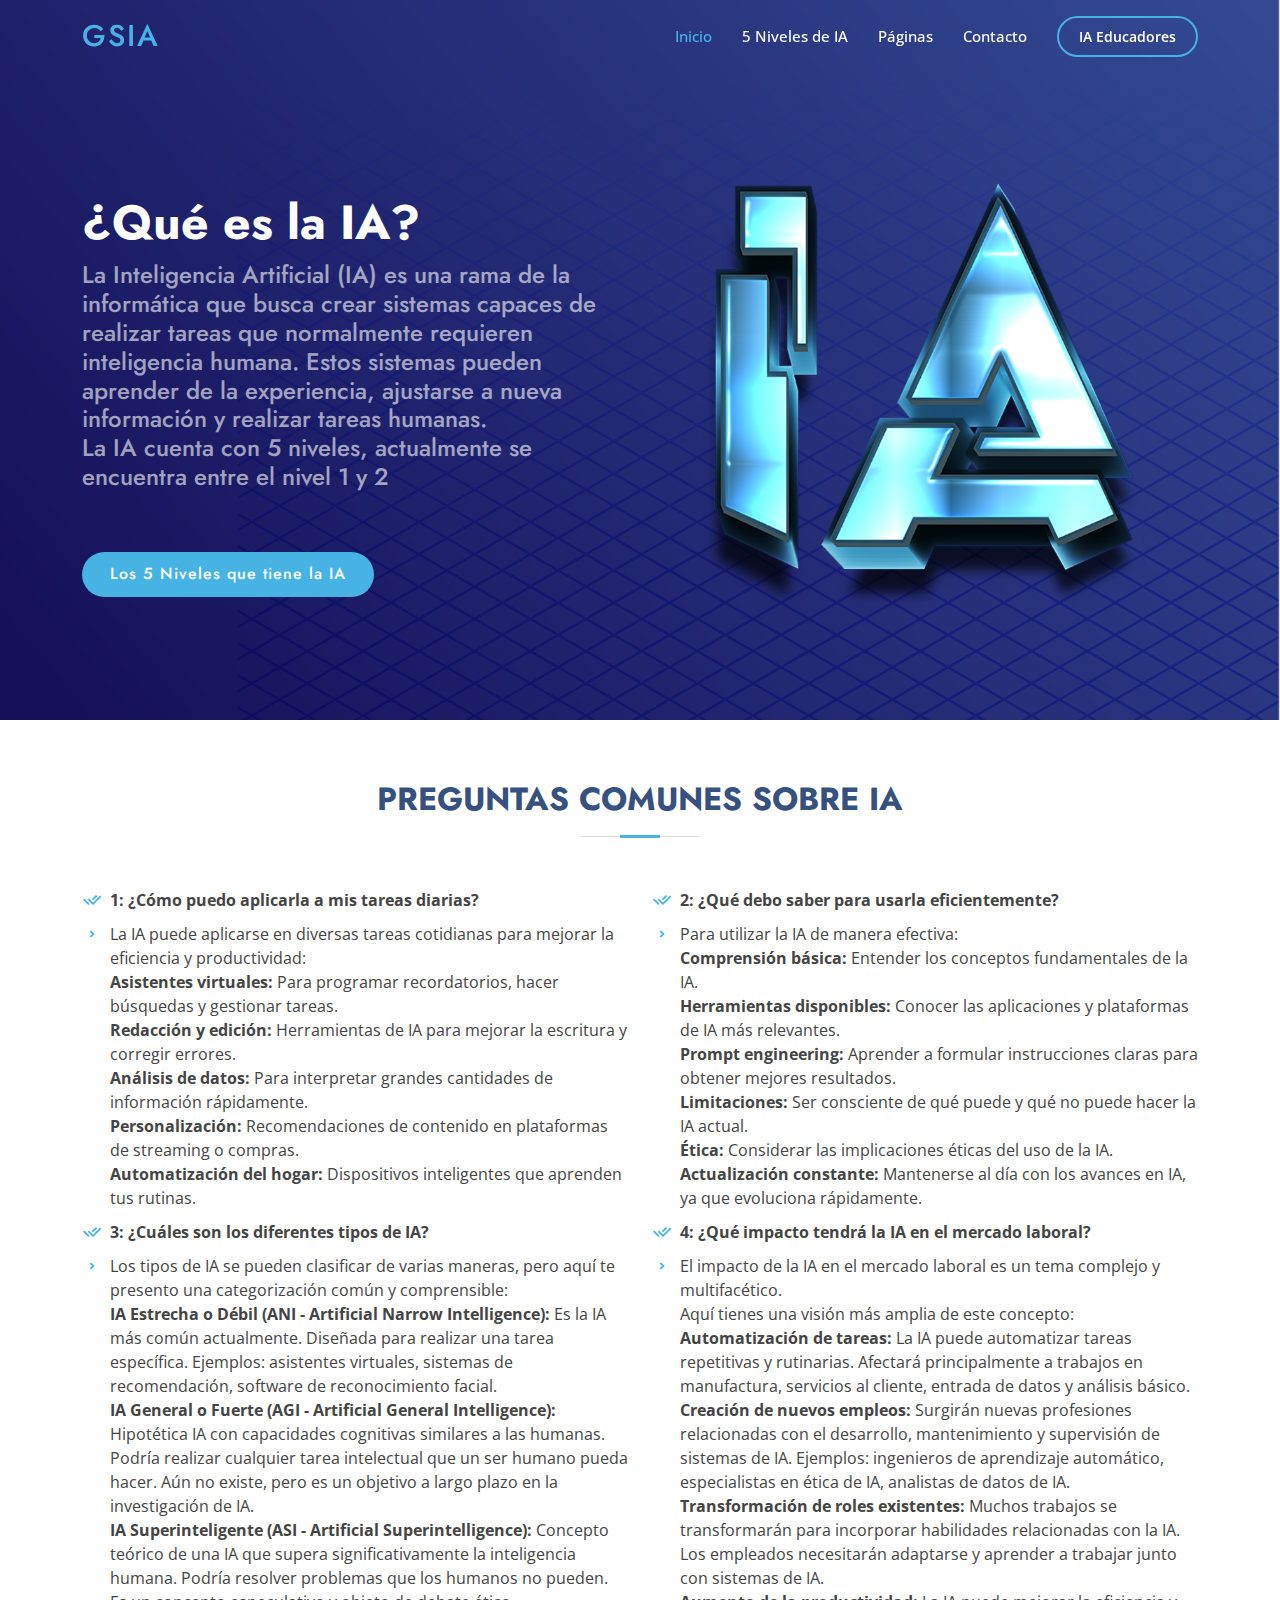
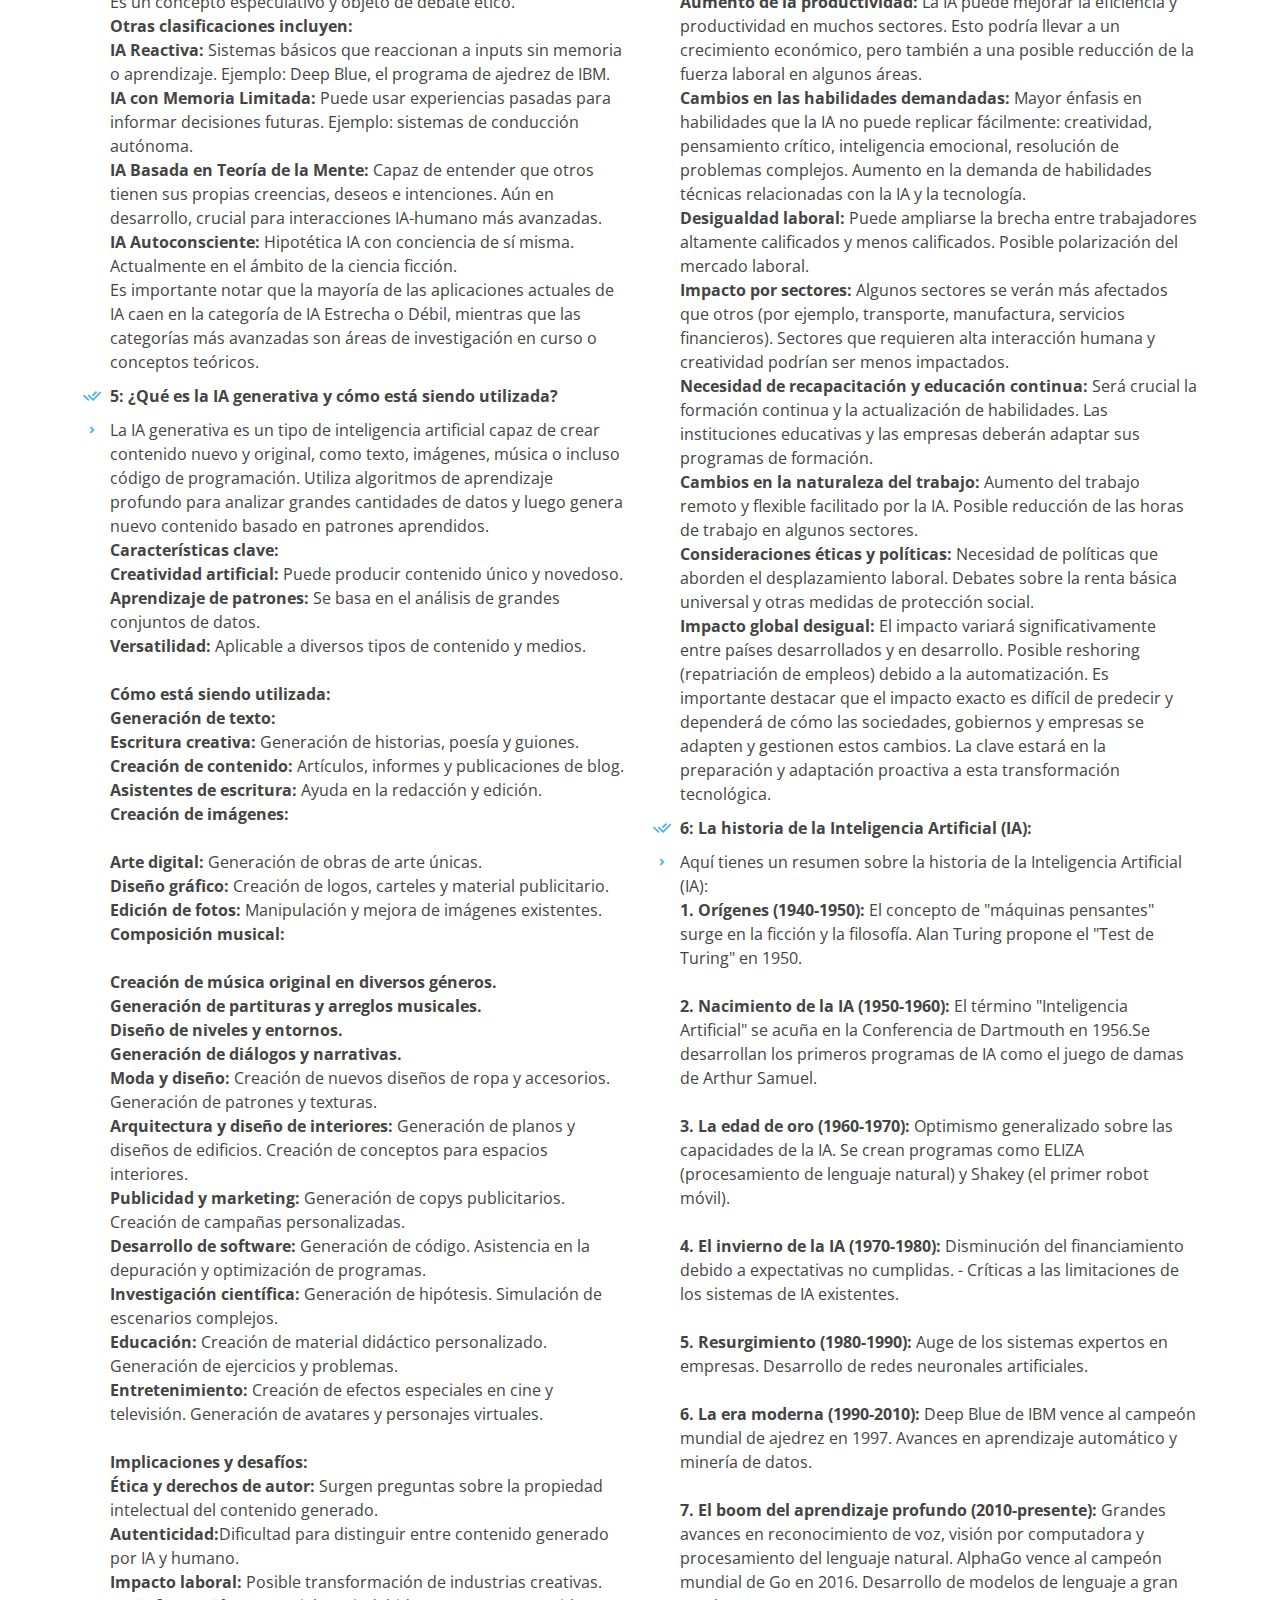
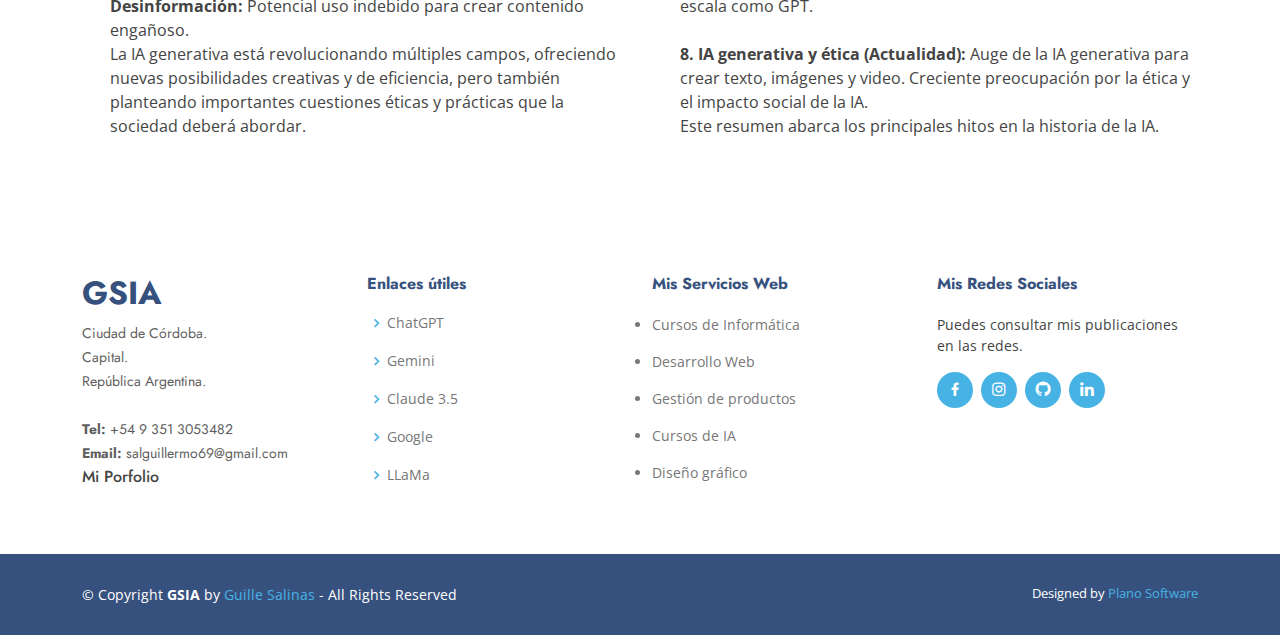
<file: Que-es-IA.html>
<!DOCTYPE html>
<html lang="en">

<head>
  <meta charset="utf-8">
  <meta content="width=device-width, initial-scale=1.0" name="viewport">

  <title>Página IA para Educadores</title>
  <meta content="" name="description">
  <meta content="" name="keywords">

  <!-- Favicons -->
  <link href="assets/img/favicon.png" rel="icon">
  <link href="assets/img/apple-touch-icon.png" rel="apple-touch-icon">

  <!-- Google Fonts -->
  <link href="https://fonts.googleapis.com/css?family=Open+Sans:300,300i,400,400i,600,600i,700,700i|Jost:300,300i,400,400i,500,500i,600,600i,700,700i|Poppins:300,300i,400,400i,500,500i,600,600i,700,700i" rel="stylesheet">

  <!-- Vendor CSS Files -->
  <link href="assets/vendor/aos/aos.css" rel="stylesheet">
  <link href="assets/vendor/bootstrap/css/bootstrap.min.css" rel="stylesheet">
  <link href="assets/vendor/bootstrap-icons/bootstrap-icons.css" rel="stylesheet">
  <link href="assets/vendor/boxicons/css/boxicons.min.css" rel="stylesheet">
  <link href="assets/vendor/glightbox/css/glightbox.min.css" rel="stylesheet">
  <link href="assets/vendor/remixicon/remixicon.css" rel="stylesheet">
  <link href="assets/vendor/swiper/swiper-bundle.min.css" rel="stylesheet">

  <!-- Template Main CSS File -->
  <link href="assets/css/style.css" rel="stylesheet">

  
</head>

<body>

    <!-- ======= Header ======= -->
    <header id="header" class="fixed-top ">
      <div class="container d-flex align-items-center">
  
        <h1 class="logo me-auto"><a href="index.html">GSIA</a></h1>
        <!-- Uncomment below if you prefer to use an image logo -->
        <!-- <a href="index.html" class="logo me-auto"><img src="assets/img/logo.png" alt="" class="img-fluid"></a>-->
  
        <nav id="navbar" class="navbar">
          <ul>
            <li><a class="nav-link scrollto active" href="#hero">Inicio</a></li>
            <li><a class="nav-link scrollto" href="#about">5 Niveles de IA</a></li>
            <li><a class="nav-link scrollto" href="index.html#services">Páginas</a></li>
            <!-- <li><a class="nav-link   scrollto" href="#prompt">Prompt</a></li> -->
            <!-- <li><a class="nav-link scrollto" href="#team">Team</a></li> -->
            <li><a class="nav-link scrollto" href="#footer">Contacto</a></li>
            <li><a class="getstarted scrollto" href="index.html">IA Educadores</a></li>
          </ul>
          <i class="bi bi-list mobile-nav-toggle"></i>
        </nav><!-- .navbar -->
  
      </div>
    </header>
    <!-- End Header -->

    <!-- ======= Hero Section ======= -->
  <section id="hero" class="d-flex align-items-center">

    <div class="container">
      <div class="row">
        <div class="col-lg-6 d-flex flex-column justify-content-center pt-4 pt-lg-0 order-2 order-lg-1" data-aos="fade-up" data-aos-delay="200">
          <h1>¿Qué es la IA?</h1>
          <h2>La Inteligencia Artificial (IA) es una rama de la informática que busca crear sistemas capaces de realizar tareas que normalmente requieren inteligencia humana. Estos sistemas pueden aprender de la experiencia, ajustarse a nueva información y realizar tareas humanas.<br>
          La IA cuenta con 5 niveles, actualmente se encuentra entre el nivel 1 y 2</h2>
          <div class="d-flex justify-content-center justify-content-lg-start">
            <a href="inner-page.html" class="btn-get-started scrollto">Los 5 Niveles que tiene la IA</a>
            <!-- <a href="" class="glightbox btn-watch-video"><i class="bi bi-play-circle"></i><span>Watch Video</span></a> -->
          </div>
        </div>
        <div class="col-lg-6 order-1 order-lg-2 hero-img" data-aos="zoom-in" data-aos-delay="200">
          <img src="assets/img/ia.png" class="img-fluid animated" alt="">
        </div>
      </div>
    </div>

  </section>
  <!-- End Hero -->
  <section id="about" class="about">
    <div class="container" data-aos="fade-up">

      <div class="section-title">
        <h2>Preguntas comunes sobre IA</h2>
      </div>

      <div class="row content">
        <div class="col-lg-6">
          <ul>
            <li><i class="ri-check-double-line"></i> <strong> 1: ¿Cómo puedo aplicarla a mis tareas diarias?</strong></li>
              <li><i class="ri-arrow-drop-right-line"></i> La IA puede aplicarse en diversas tareas cotidianas para mejorar la eficiencia y productividad:
                <br> <strong>Asistentes virtuales:</strong> Para programar recordatorios, hacer búsquedas y gestionar tareas.
                <br> <strong>Redacción y edición:</strong> Herramientas de IA para mejorar la escritura y corregir errores.
                <br> <strong>Análisis de datos:</strong> Para interpretar grandes cantidades de información rápidamente.
                <br> <strong>Personalización:</strong> Recomendaciones de contenido en plataformas de streaming o compras.
                <br> <strong>Automatización del hogar:</strong> Dispositivos inteligentes que aprenden tus rutinas.</li>
              
            
            <li><i class="ri-check-double-line"></i> <strong>3: ¿Cuáles son los diferentes tipos de IA?</strong></li>
              <li><i class="ri-arrow-drop-right-line"></i> Los tipos de IA se pueden clasificar de varias maneras, pero aquí te presento una categorización común y comprensible:

                <br><strong>IA Estrecha o Débil (ANI - Artificial Narrow Intelligence):</strong>        
                Es la IA más común actualmente. Diseñada para realizar una tarea específica.
                Ejemplos: asistentes virtuales, sistemas de recomendación, software de reconocimiento facial.
                <br><strong>IA General o Fuerte (AGI - Artificial General Intelligence):</strong>
                Hipotética IA con capacidades cognitivas similares a las humanas.
                Podría realizar cualquier tarea intelectual que un ser humano pueda hacer.
                Aún no existe, pero es un objetivo a largo plazo en la investigación de IA.
                
                <br><strong>IA Superinteligente (ASI - Artificial Superintelligence):</strong>
                Concepto teórico de una IA que supera significativamente la inteligencia humana. Podría resolver problemas que los humanos no pueden.
                Es un concepto especulativo y objeto de debate ético.
                
                <br><strong>Otras clasificaciones incluyen:</strong>
                <br><strong>IA Reactiva:</strong> Sistemas básicos que reaccionan a inputs sin memoria o aprendizaje.
                Ejemplo: Deep Blue, el programa de ajedrez de IBM.
                                
                <br><strong>IA con Memoria Limitada:</strong> Puede usar experiencias pasadas para informar decisiones futuras.
                Ejemplo: sistemas de conducción autónoma.
                                
                <br><strong>IA Basada en Teoría de la Mente:</strong> Capaz de entender que otros tienen sus propias creencias, deseos e intenciones.
                Aún en desarrollo, crucial para interacciones IA-humano más avanzadas.
                                
                <br><strong>IA Autoconsciente:</strong> Hipotética IA con conciencia de sí misma. Actualmente en el ámbito de la ciencia ficción.
                <br>
                Es importante notar que la mayoría de las aplicaciones actuales de IA caen en la categoría de IA Estrecha o Débil, mientras que las categorías más avanzadas son áreas de investigación en curso o conceptos teóricos.</li>
            
            <li><i class="ri-check-double-line"></i> <strong>5: ¿Qué es la IA generativa y cómo está siendo utilizada?</strong></li>
                    <li><i class="ri-arrow-drop-right-line"></i> La IA generativa es un tipo de inteligencia artificial capaz de crear contenido nuevo y original, como texto, imágenes, música o incluso código de programación. Utiliza algoritmos de aprendizaje profundo para analizar grandes cantidades de datos y luego genera nuevo contenido basado en patrones aprendidos.
                      <br><strong>Características clave:</strong>
                      <br><strong>Creatividad artificial:</strong> Puede producir contenido único y novedoso.
                      <br><strong>Aprendizaje de patrones: </strong>Se basa en el análisis de grandes conjuntos de datos.
                      <br><strong>Versatilidad: </strong>Aplicable a diversos tipos de contenido y medios.
                      <br>
                      <br><strong>Cómo está siendo utilizada:</strong>
                      <br><strong>Generación de texto:</strong>
                      <br><strong>Escritura creativa: </strong>Generación de historias, poesía y guiones.
                      <br><strong>Creación de contenido:</strong> Artículos, informes y publicaciones de blog.
                      <br><strong>Asistentes de escritura:</strong> Ayuda en la redacción y edición.
                      <br><strong>Creación de imágenes:</strong>
                      <br>
                      <br><strong>Arte digital:</strong> Generación de obras de arte únicas.
                      <br><strong>Diseño gráfico:</strong> Creación de logos, carteles y material publicitario.
                      <br><strong>Edición de fotos:</strong> Manipulación y mejora de imágenes existentes.
                      <br><strong>Composición musical:</strong>
                      <br>
                      <br><strong>Creación de música original en diversos géneros.</strong>
                      <br><strong>Generación de partituras y arreglos musicales.</strong>
                      <br><strong>Diseño de niveles y entornos.</strong>
                      <br><strong>Generación de diálogos y narrativas.</strong>
                      
                      <br><strong>Moda y diseño:</strong>
                      
                      Creación de nuevos diseños de ropa y accesorios.
                      Generación de patrones y texturas.
                      
                      <br><strong>Arquitectura y diseño de interiores:</strong>
                      
                      
                      Generación de planos y diseños de edificios.
                      Creación de conceptos para espacios interiores.
                      
                      <br><strong>Publicidad y marketing:</strong>
                      Generación de copys publicitarios.
                      Creación de campañas personalizadas.
                      <br><strong>Desarrollo de software:</strong>
                      Generación de código.
                      Asistencia en la depuración y optimización de programas.
                      <br><strong>Investigación científica:</strong>
                      Generación de hipótesis.
                      Simulación de escenarios complejos.
                      <br><strong>Educación:</strong>
                      Creación de material didáctico personalizado.
                      Generación de ejercicios y problemas.
                      <br><strong>Entretenimiento:</strong>
                      
                      Creación de efectos especiales en cine y televisión.
                      Generación de avatares y personajes virtuales.
                      <br>
                      <br><strong>Implicaciones y desafíos:</strong>
                      <br><strong>Ética y derechos de autor:</strong>
                      Surgen preguntas sobre la propiedad intelectual del contenido generado.
                      <br><strong>Autenticidad:</strong>Dificultad para distinguir entre contenido generado por IA y humano.
                      <br><strong>Impacto laboral:</strong> Posible transformación de industrias creativas.
                      <br><strong>Desinformación:</strong> Potencial uso indebido para crear contenido engañoso.
                      <br>
                      La IA generativa está revolucionando múltiples campos, ofreciendo nuevas posibilidades creativas y de eficiencia, pero también planteando importantes cuestiones éticas y prácticas que la sociedad deberá abordar.</li>
          </ul>
        </div>

        <div class="col-lg-6">
          <ul>
              <li><i class="ri-check-double-line"></i> <strong>2: ¿Qué debo saber para usarla eficientemente?</strong></li>
              <li><i class="ri-arrow-drop-right-line"></i> Para utilizar la IA de manera efectiva:

                <br><strong>Comprensión básica: </strong>  Entender los conceptos fundamentales de la IA.
                <br><strong>Herramientas disponibles: </strong>Conocer las aplicaciones y plataformas de IA más relevantes.
                <br><strong>Prompt engineering:</strong> Aprender a formular instrucciones claras para obtener mejores resultados.
                <br><strong>Limitaciones: </strong>Ser consciente de qué puede y qué no puede hacer la IA actual.
                <br><strong>Ética: </strong>Considerar las implicaciones éticas del uso de la IA.
                <br><strong>Actualización constante: </strong>Mantenerse al día con los avances en IA, ya que evoluciona rápidamente.</li>

              <li><i class="ri-check-double-line"></i> <strong>4: ¿Qué impacto tendrá la IA en el mercado laboral?</strong></li>
              <li><i class="ri-arrow-drop-right-line"></i> El impacto de la IA en el mercado laboral es un tema complejo y multifacético.
                <br>Aquí tienes una visión más amplia de este concepto:
                <br><strong>Automatización de tareas: </strong>La IA puede automatizar tareas repetitivas y rutinarias.
                Afectará principalmente a trabajos en manufactura, servicios al cliente, entrada de datos y análisis básico.
                
                <br><strong>Creación de nuevos empleos: </strong>Surgirán nuevas profesiones relacionadas con el desarrollo, 
                mantenimiento y supervisión de sistemas de IA.
                Ejemplos: ingenieros de aprendizaje automático, especialistas en ética de IA, analistas de datos de IA.
                
                <br><strong>Transformación de roles existentes: </strong>Muchos trabajos se transformarán para incorporar habilidades 
                relacionadas con la IA. Los empleados necesitarán adaptarse y aprender a trabajar junto con sistemas de IA.
                
                <br><strong>Aumento de la productividad: </strong>La IA puede mejorar la eficiencia y productividad en muchos sectores.
                Esto podría llevar a un crecimiento económico, pero también a una posible reducción de la fuerza laboral en algunos áreas.
                
                <br><strong>Cambios en las habilidades demandadas: </strong>Mayor énfasis en habilidades que la IA no puede replicar fácilmente: creatividad, pensamiento crítico, inteligencia emocional, resolución de problemas complejos.
                Aumento en la demanda de habilidades técnicas relacionadas con la IA y la tecnología.
                
                <br><strong>Desigualdad laboral: </strong>Puede ampliarse la brecha entre trabajadores altamente calificados y menos calificados.
                Posible polarización del mercado laboral.
                
                <br><strong>Impacto por sectores: </strong>Algunos sectores se verán más afectados que otros (por ejemplo, transporte, manufactura, servicios financieros). Sectores que requieren alta interacción humana y creatividad podrían ser menos impactados.
                
                <br><strong>Necesidad de recapacitación y educación continua: </strong>Será crucial la formación continua y la actualización de habilidades.
                Las instituciones educativas y las empresas deberán adaptar sus programas de formación.
                
                <br><strong>Cambios en la naturaleza del trabajo: </strong>Aumento del trabajo remoto y flexible facilitado por la IA.
                Posible reducción de las horas de trabajo en algunos sectores.
                
                <br><strong>Consideraciones éticas y políticas: </strong>Necesidad de políticas que aborden el desplazamiento laboral.
                Debates sobre la renta básica universal y otras medidas de protección social.
                
                <br><strong>Impacto global desigual: </strong>El impacto variará significativamente entre países desarrollados y en desarrollo.
                Posible reshoring (repatriación de empleos) debido a la automatización.
                Es importante destacar que el impacto exacto es difícil de predecir y dependerá de cómo las sociedades, gobiernos y empresas se adapten y gestionen estos cambios. La clave estará en la preparación y adaptación proactiva a esta transformación tecnológica.
              </li>

              <li><i class="ri-check-double-line"></i> <strong>6: La historia de la Inteligencia Artificial (IA):</strong></li>
              <li><i class="ri-arrow-drop-right-line"></i> 
                Aquí tienes un resumen sobre la historia de la Inteligencia Artificial (IA):
                <br><strong>1. Orígenes (1940-1950): </strong> El concepto de "máquinas pensantes" surge en la ficción y la filosofía. Alan Turing propone el "Test de Turing" en 1950.
                <br>
                <br><strong>2. Nacimiento de la IA (1950-1960): </strong> El término "Inteligencia Artificial" se acuña en la Conferencia de Dartmouth en 1956.Se desarrollan los primeros programas de IA como el juego de damas de Arthur Samuel.
                <br>
                <br><strong>3. La edad de oro (1960-1970): </strong> Optimismo generalizado sobre las capacidades de la IA. Se crean programas como ELIZA (procesamiento de lenguaje natural) y Shakey (el primer robot móvil).
                <br>
                <br><strong>4. El invierno de la IA (1970-1980): </strong> Disminución del financiamiento debido a expectativas no cumplidas.
                - Críticas a las limitaciones de los sistemas de IA existentes.
                <br>
                <br><strong>5. Resurgimiento (1980-1990): </strong> Auge de los sistemas expertos en empresas. Desarrollo de redes neuronales artificiales.
                <br>
                <br><strong>6. La era moderna (1990-2010): </strong> Deep Blue de IBM vence al campeón mundial de ajedrez en 1997. Avances en aprendizaje automático y minería de datos.
                <br>
                <br><strong>7. El boom del aprendizaje profundo (2010-presente): </strong> Grandes avances en reconocimiento de voz, visión por computadora y procesamiento del lenguaje natural. AlphaGo vence al campeón mundial de Go en 2016. Desarrollo de modelos de lenguaje a gran escala como GPT.
                <br>
                <br><strong>8. IA generativa y ética (Actualidad): </strong> Auge de la IA generativa para crear texto, imágenes y video. Creciente preocupación por la ética y el impacto social de la IA.<br>
                Este resumen abarca los principales hitos en la historia de la IA.
              </li>
          </ul>
          
        </div>
      </div>

    </div>
  </section>
  <!-- End About Us Section -->

<main id="main">
</main><!-- End #main -->

  <!-- ======= Footer ======= -->
  <footer id="footer">
    <div class="footer-top">
      <div class="container">
        <div class="row">
          <div class="col-lg-3 col-md-6 footer-contact">
            <!-- <a href="index.html"><span>GS</span>IA</a> -->
            <h2><a class="gsiafooter" href="index.html"><span>GS</span>IA</a></h2>
            <p>
              Ciudad de Córdoba. <br>
              Capital.<br>
              República Argentina. <br><br>
              <strong>Tel:</strong> +54 9 351 3053482<br>
              <strong>Email:</strong> salguillermo69@gmail.com<br>
              <a class="porfolio" href="https://guillesalinas.github.io/MyPorfolio/" target="_blank">Mi Porfolio</a>
            </p>
          </div>

          <div class="col-lg-3 col-md-6 footer-links">
            <h4>Enlaces útiles</h4>
            <ul>
              <li><i class="bx bx-chevron-right"></i> <a href="https://openai.com/chatgpt/" target="_blank"">ChatGPT</a></li>
              <li><i class="bx bx-chevron-right"></i> <a href="https://gemini.google.com" target="_blank">Gemini</a></li>
              <li><i class="bx bx-chevron-right"></i> <a href="https://www.anthropic.com" target="_blank">Claude 3.5</a></li>
              <li><i class="bx bx-chevron-right"></i> <a href="https://www.google.com.ar/" target="_blank">Google</a></li>
              <li><i class="bx bx-chevron-right"></i> <a href="https://llama.meta.com" target="_blank">LLaMa</a></li>
            </ul>
          </div>

          <div class="col-lg-3 col-md-6 ">
            <h4>Mis Servicios Web</h4>
            <div class = "colorGris">
              <li> Cursos de Informática
              <li class="mt-3"> Desarrollo Web
              <li class="mt-3"> Gestión de productos
              <li class="mt-3"> Cursos de IA
              <li class="mt-3"> Diseño gráfico 
            </div>
          </div>

          <div class="col-lg-3 col-md-6 footer-links">
            <h4>Mis Redes Sociales</h4>
            <p>Puedes consultar mis publicaciones en las redes.</p>
            <div class="social-links mt-3">
              <a href="https://www.facebook.com/guillermo.salinas.524?mibextid=ZbWKwL" target="_blank" class="facebook"><i class="bx bxl-facebook"></i></a>
              <a href="https://www.instagram.com/guiye_salinas/" target="_blank" class="instagram"><i class="bx bxl-instagram"></i></a>
              <a href="https://github.com/GuilleSalinas" target="_blank"><i class="bx bxl-github"></i></a>
              <a href="https://linkedin.com/in/guillermo-alejandro-salinas-535036241" target="_blank" class="linkedin"><i class="bx bxl-linkedin"></i></a>
            </div>
          </div>

        </div>
      </div>
    </div>

    <div class="container footer-bottom clearfix">
      <div class="copyright">
        &copy; Copyright <strong><span>GSIA</span></strong> by 
        <a href="https://guillesalinas.github.io/MyPorfolio/" target="_blank">Guille Salinas</a> - All Rights Reserved
      </div>
      <div class="credits">
        Designed by <a href="https://guillesalinas.github.io/PlanoSoftware/" target="_blank">Plano Software</a>
      </div>
    </div>

  </footer>
  <!-- End Footer -->

  <div id="preloader"></div>
  <a href="#" class="back-to-top d-flex align-items-center justify-content-center"><i class="bi bi-arrow-up-short"></i></a>

  <!-- Vendor JS Files -->
  <script src="assets/vendor/aos/aos.js"></script>
  <script src="assets/vendor/bootstrap/js/bootstrap.bundle.min.js"></script>
  <script src="assets/vendor/glightbox/js/glightbox.min.js"></script>
  <script src="assets/vendor/isotope-layout/isotope.pkgd.min.js"></script>
  <script src="assets/vendor/swiper/swiper-bundle.min.js"></script>
  <script src="assets/vendor/waypoints/noframework.waypoints.js"></script>
  <script src="assets/vendor/php-email-form/validate.js"></script>

  <!-- Template Main JS File -->
  <script src="assets/js/main.js"></script>

</body>

</html>
</file>
<file: assets/css/style.css>
/*--------------------------------------------------------------
# General
--------------------------------------------------------------*/
body {
  font-family: "Open Sans", sans-serif;
  color: #444444;
}

a {
  color: #47b2e4;
  text-decoration: none;
}

a:hover {
  color: #73c5eb;
  text-decoration: none;
}

.porfolio{
  color: #444444;
  text-decoration: none;
  font-size: 16px;
  font-weight: 500;
}
.porfolio:hover {
  color: #73c5eb;
  text-decoration: none;
}

h1,
h2,
h3,
h4,
h5,
h6 {
  font-family: "Jost", sans-serif;
}

.gsiafooter{
    font-size: 32px;
    font-weight: bold;
    text-transform: uppercase;
    margin-bottom: 20px;
    padding-bottom: 20px;
    position: relative;
    color: #37517e;
  
}

.colorGris{
  color: #777777;
}
/*--------------------------------------------------------------
# Preloader
--------------------------------------------------------------*/
#preloader {
  position: fixed;
  top: 0;
  left: 0;
  right: 0;
  bottom: 0;
  z-index: 9999;
  overflow: hidden;
  background: #37517e;
}

#preloader:before {
  content: "";
  position: fixed;
  top: calc(50% - 30px);
  left: calc(50% - 30px);
  border: 6px solid #37517e;
  border-top-color: #fff;
  border-bottom-color: #fff;
  border-radius: 50%;
  width: 60px;
  height: 60px;
  animation: animate-preloader 1s linear infinite;
}

@keyframes animate-preloader {
  0% {
    transform: rotate(0deg);
  }

  100% {
    transform: rotate(360deg);
  }
}

/*--------------------------------------------------------------
# Back to top button
--------------------------------------------------------------*/
.back-to-top {
  position: fixed;
  visibility: hidden;
  opacity: 0;
  right: 15px;
  bottom: 15px;
  z-index: 996;
  background: #47b2e4;
  width: 40px;
  height: 40px;
  border-radius: 50px;
  transition: all 0.4s;
}

.back-to-top i {
  font-size: 24px;
  color: #fff;
  line-height: 0;
}

.back-to-top:hover {
  background: #6bc1e9;
  color: #fff;
}

.back-to-top.active {
  visibility: visible;
  opacity: 1;
}

/*--------------------------------------------------------------
# Header
--------------------------------------------------------------*/
#header {
  transition: all 0.5s;
  z-index: 997;
  padding: 15px 0;
}

#header.header-scrolled,
#header.header-inner-pages {
  background: rgba(40, 58, 90, 0.9);
}

#header .logo {
  font-size: 30px;
  margin: 0;
  padding: 0;
  line-height: 1;
  font-weight: 500;
  letter-spacing: 2px;
  text-transform: uppercase;
}

#header .logo a {
  color: #47b2e4;
}

#header .logo a span {
  color: #fff;
}



#header .logo img {
  max-height: 40px;
}

/*--------------------------------------------------------------
# Navigation Menu
--------------------------------------------------------------*/
/**
* Desktop Navigation 
*/
.navbar {
  padding: 0;
}

.navbar ul {
  margin: 0;
  padding: 0;
  display: flex;
  list-style: none;
  align-items: center;
}

.navbar li {
  position: relative;
}

.navbar a,
.navbar a:focus {
  display: flex;
  align-items: center;
  justify-content: space-between;
  padding: 10px 0 10px 30px;
  font-size: 15px;
  font-weight: 500;
  color: #fff;
  white-space: nowrap;
  transition: 0.3s;
}

.navbar a i,
.navbar a:focus i {
  font-size: 12px;
  line-height: 0;
  margin-left: 5px;
}

.navbar a:hover,
.navbar .active,
.navbar .active:focus,
.navbar li:hover>a {
  color: #47b2e4;
}

.navbar .getstarted,
.navbar .getstarted:focus {
  padding: 8px 20px;
  margin-left: 30px;
  border-radius: 50px;
  color: #fff;
  font-size: 14px;
  border: 2px solid #47b2e4;
  font-weight: 600;
}

.navbar .getstarted:hover,
.navbar .getstarted:focus:hover {
  color: #fff;
  background: #31a9e1;
}

.navbar .dropdown ul {
  display: block;
  position: absolute;
  left: 14px;
  top: calc(100% + 30px);
  margin: 0;
  padding: 10px 0;
  z-index: 99;
  opacity: 0;
  visibility: hidden;
  background: #fff;
  box-shadow: 0px 0px 30px rgba(127, 137, 161, 0.25);
  transition: 0.3s;
  border-radius: 4px;
}

.navbar .dropdown ul li {
  min-width: 200px;
}

.navbar .dropdown ul a {
  padding: 10px 20px;
  font-size: 14px;
  text-transform: none;
  font-weight: 500;
  color: #0c3c53;
}

.navbar .dropdown ul a i {
  font-size: 12px;
}

.navbar .dropdown ul a:hover,
.navbar .dropdown ul .active:hover,
.navbar .dropdown ul li:hover>a {
  color: #47b2e4;
}

.navbar .dropdown:hover>ul {
  opacity: 1;
  top: 100%;
  visibility: visible;
}

.navbar .dropdown .dropdown ul {
  top: 0;
  left: calc(100% - 30px);
  visibility: hidden;
}

.navbar .dropdown .dropdown:hover>ul {
  opacity: 1;
  top: 0;
  left: 100%;
  visibility: visible;
}

@media (max-width: 1366px) {
  .navbar .dropdown .dropdown ul {
    left: -90%;
  }

  .navbar .dropdown .dropdown:hover>ul {
    left: -100%;
  }
}

/**
* Mobile Navigation 
*/
.mobile-nav-toggle {
  color: #fff;
  font-size: 28px;
  cursor: pointer;
  display: none;
  line-height: 0;
  transition: 0.5s;
}

.mobile-nav-toggle.bi-x {
  color: #fff;
}

@media (max-width: 991px) {
  .mobile-nav-toggle {
    display: block;
  }

  .navbar ul {
    display: none;
  }
}

.navbar-mobile {
  position: fixed;
  overflow: hidden;
  top: 0;
  right: 0;
  left: 0;
  bottom: 0;
  background: rgba(40, 58, 90, 0.9);
  transition: 0.3s;
  z-index: 999;
}

.navbar-mobile .mobile-nav-toggle {
  position: absolute;
  top: 15px;
  right: 15px;
}

.navbar-mobile ul {
  display: block;
  position: absolute;
  top: 55px;
  right: 15px;
  bottom: 15px;
  left: 15px;
  padding: 10px 0;
  border-radius: 10px;
  background-color: #fff;
  overflow-y: auto;
  transition: 0.3s;
}

.navbar-mobile a,
.navbar-mobile a:focus {
  padding: 10px 20px;
  font-size: 15px;
  color: #37517e;
}

.navbar-mobile a:hover,
.navbar-mobile .active,
.navbar-mobile li:hover>a {
  color: #47b2e4;
}

.navbar-mobile .getstarted,
.navbar-mobile .getstarted:focus {
  margin: 15px;
  color: #37517e;
}

.navbar-mobile .dropdown ul {
  position: static;
  display: none;
  margin: 10px 20px;
  padding: 10px 0;
  z-index: 99;
  opacity: 1;
  visibility: visible;
  background: #fff;
  box-shadow: 0px 0px 30px rgba(127, 137, 161, 0.25);
}

.navbar-mobile .dropdown ul li {
  min-width: 200px;
}

.navbar-mobile .dropdown ul a {
  padding: 10px 20px;
}

.navbar-mobile .dropdown ul a i {
  font-size: 12px;
}

.navbar-mobile .dropdown ul a:hover,
.navbar-mobile .dropdown ul .active:hover,
.navbar-mobile .dropdown ul li:hover>a {
  color: #47b2e4;
}

.navbar-mobile .dropdown>.dropdown-active {
  display: block;
  visibility: visible !important;
}

/*--------------------------------------------------------------
# Hero Section
--------------------------------------------------------------*/
#hero {
  width: 100%;
  height: 80vh;
  background: url("../img/fondo6.png") top center;
  background-size: cover;
  /* margin-bottom: -200px; */
}

#hero .container {
  padding-top: 72px;
}

#hero h1 {
  margin: 0 0 10px 0;
  font-size: 48px;
  font-weight: 700;
  line-height: 56px;
  color: #fff;
}

#hero h2 {
  color: rgba(255, 255, 255, 0.6);
  margin-bottom: 50px;
  font-size: 24px;
}

#hero .btn-get-started {
  font-family: "Jost", sans-serif;
  font-weight: 500;
  font-size: 16px;
  letter-spacing: 1px;
  display: inline-block;
  padding: 10px 28px 11px 28px;
  border-radius: 50px;
  transition: 0.5s;
  margin: 10px 0 0 0;
  color: #fff;
  background: #47b2e4;
}

#hero .btn-get-started:hover {
  background: #209dd8;
}

#hero .btn-watch-video {
  font-size: 16px;
  display: flex;
  align-items: center;
  transition: 0.5s;
  margin: 10px 0 0 25px;
  color: #fff;
  line-height: 1;
}

#hero .btn-watch-video i {
  line-height: 0;
  color: #fff;
  font-size: 32px;
  transition: 0.3s;
  margin-right: 8px;
}

#hero .btn-watch-video:hover i {
  color: #47b2e4;
}

#hero .animated {
  animation: up-down 2s ease-in-out infinite alternate-reverse both;
}

@media (max-width: 991px) {
  #hero {
    height: 100vh;
    text-align: center;
  }

  #hero .animated {
    animation: none;
  }

  #hero .hero-img {
    text-align: center;
  }

  #hero .hero-img img {
    width: 50%;
  }
}

@media (max-width: 768px) {
  #hero h1 {
    font-size: 28px;
    line-height: 36px;
  }

  #hero h2 {
    font-size: 18px;
    line-height: 24px;
    margin-bottom: 30px;
  }

  #hero .hero-img img {
    width: 70%;
  }
}

@media (max-width: 575px) {
  #hero .hero-img img {
    width: 80%;
  }

  #hero .btn-get-started {
    font-size: 16px;
    padding: 10px 24px 11px 24px;
  }
}

@keyframes up-down {
  0% {
    transform: translateY(10px);
  }

  100% {
    transform: translateY(-10px);
  }
}

/*--------------------------------------------------------------
# Sections General
--------------------------------------------------------------*/
section {
  padding: 60px 0;
  overflow: hidden;
}

.section-title .color-w{
  color: #fff;
}
.section-title2 .color-w{
  color: #ffffff;
}

.section-bg {
  width: 100%;
  height: 80vh;
  background: url("../img/fondo7.png") top center;
  background-size: cover;
  /* margin-bottom: -200px; */
  /* background-color: #ff0000; */
}

.section-title {
  text-align: center;
  padding-bottom: 30px;
}

.section-title h2 {
  font-size: 32px;
  font-weight: bold;
  text-transform: uppercase;
  margin-bottom: 20px;
  padding-bottom: 20px;
  position: relative;
  color: #37517e;
}

.section-title h2::before {
  content: "";
  position: absolute;
  display: block;
  width: 120px;
  height: 1px;
  background: #ddd;
  bottom: 1px;
  left: calc(50% - 60px);
}

.section-title h2::after {
  content: "";
  position: absolute;
  display: block;
  width: 40px;
  height: 3px;
  background: #47b2e4;
  bottom: 0;
  left: calc(50% - 20px);
}

.section-title p {
  margin-bottom: 0;
}

/*--------------------------------------------------------------
# Title2
--------------------------------------------------------------*/

.section-title2 .color-w{
  color: #ffffff;
}


.section-title2 {
  text-align: center;
  padding-bottom: 30px;
}

.section-title2 h2 {
  font-size: 32px;
  font-weight: bold;
  text-transform: uppercase;
  margin-bottom: 10px;
  padding-bottom: 20px;
  position: relative;
  color: #ffffff;
}

.section-title2 p {
  font-size: 16px;
  /* font-weight: bold; */
  /* text-transform: uppercase; */
  /* margin-bottom: 10px; */
  /* padding-bottom: 10px; */
  position: relative;
  color: #ffffff;
}

.colorCeleste{
  color: #47b2e4;
}
.blanco{
  color: #ffffff;
}

.section-title2 h2::before {
  content: "";
  position: absolute;
  display: block;
  width: 120px;
  height: 1px;
  background: #ddd;
  bottom: 1px;
  left: calc(50% - 60px);
}

.section-title2 h2::after {
  content: "";
  position: absolute;
  display: block;
  width: 40px;
  height: 3px;
  background: #47b2e4;
  bottom: 0;
  left: calc(50% - 20px);
}







/*--------------------------------------------------------------
# Clients
--------------------------------------------------------------*/
.clients {
  padding: 12px 0;
  text-align: center;
}

.clients img {
  max-width: 45%;
  transition: all 0.4s ease-in-out;
  display: inline-block;
  padding: 15px 0;
  filter: grayscale(100);
}

.clients img:hover {
  filter: none;
  transform: scale(1.1);
}

@media (max-width: 768px) {
  .clients img {
    max-width: 40%;
  }
}

/*--------------------------------------------------------------
# About Us
--------------------------------------------------------------*/
.about .content h3 {
  font-weight: 600;
  font-size: 26px;
}

.about .content ul {
  list-style: none;
  padding: 0;
}

.about .content ul li {
  padding-left: 28px;
  position: relative;
}

.about .content ul li+li {
  margin-top: 10px;
}

.about .content ul i {
  position: absolute;
  left: 0;
  top: 2px;
  font-size: 20px;
  color: #47b2e4;
  line-height: 1;
}

.about .content p:last-child {
  margin-bottom: 0;
}

.about .content .btn-learn-more {
  font-family: "Poppins", sans-serif;
  font-weight: 500;
  font-size: 14px;
  letter-spacing: 1px;
  display: inline-block;
  padding: 12px 32px;
  border-radius: 4px;
  transition: 0.3s;
  line-height: 1;
  color: #47b2e4;
  animation-delay: 0.8s;
  margin-top: 6px;
  border: 2px solid #47b2e4;
}

.about .content .btn-learn-more:hover {
  background: #47b2e4;
  color: #fff;
  text-decoration: none;
}

/*--------------------------------------------------------------
# Why Us
--------------------------------------------------------------*/
.why-us .content {
  padding: 60px 100px 0 100px;
}

.why-us .content h3 {
  font-weight: 400;
  font-size: 34px;
  color: #fff;
}

.why-us .content h4 {
  font-size: 20px;
  font-weight: 700;
  margin-top: 5px;
}

.why-us .content p {
  font-size: 15px;
  color: rgba(255, 255, 255, 0.6);
  /* color: #ff0000; */
}

.why-us .img {
  background-size: contain;
  background-repeat: no-repeat;
  background-position: center center;
}

.why-us .accordion-list {
  padding: 0 100px 60px 100px;
}

.why-us .accordion-list ul {
  padding: 0;
  list-style: none;
}

.why-us .accordion-list li+li {
  margin-top: 15px;
}

.why-us .accordion-list li {
  padding: 20px;
  background: #fff;
  border-radius: 4px;
}

.why-us .accordion-list a {
  display: block;
  position: relative;
  font-family: "Poppins", sans-serif;
  font-size: 16px;
  line-height: 24px;
  font-weight: 500;
  padding-right: 30px;
  outline: none;
  cursor: pointer;
}

.why-us .accordion-list span {
  color: #47b2e4;
  font-weight: 600;
  font-size: 18px;
  padding-right: 10px;
}

.why-us .accordion-list i {
  font-size: 24px;
  position: absolute;
  right: 0;
  top: 0;
}

.why-us .accordion-list p {
  margin-bottom: 0;
  padding: 10px 0 0 0;
}

.why-us .accordion-list .icon-show {
  display: none;
}

.why-us .accordion-list a.collapsed {
  color: #343a40;
}

.why-us .accordion-list a.collapsed:hover {
  color: #47b2e4;
}

.why-us .accordion-list a.collapsed .icon-show {
  display: inline-block;
}

.why-us .accordion-list a.collapsed .icon-close {
  display: none;
}

@media (max-width: 1024px) {

  .why-us .content,
  .why-us .accordion-list {
    padding-left: 0;
    padding-right: 0;
  }
}

@media (max-width: 992px) {
  .why-us .img {
    min-height: 400px;
  }

  .why-us .content {
    padding-top: 30px;
  }

  .why-us .accordion-list {
    padding-bottom: 30px;
  }
}

@media (max-width: 575px) {
  .why-us .img {
    min-height: 200px;
  }
}

/*--------------------------------------------------------------
# Skills
--------------------------------------------------------------*/
.skills .content h3 {
  font-weight: 700;
  font-size: 32px;
  color: #37517e;
  font-family: "Poppins", sans-serif;
}

.skills .content ul {
  list-style: none;
  padding: 0;
}

.skills .content ul li {
  padding-bottom: 10px;
}

.skills .content ul i {
  font-size: 20px;
  padding-right: 4px;
  color: #47b2e4;
}

.skills .content p:last-child {
  margin-bottom: 0;
}

.skills .progress {
  height: 60px;
  display: block;
  background: none;
  border-radius: 0;
}

.skills .progress .skill {
  padding: 0;
  margin: 0 0 6px 0;
  text-transform: uppercase;
  display: block;
  font-weight: 600;
  font-family: "Poppins", sans-serif;
  color: #37517e;
}

.skills .progress .skill .val {
  float: right;
  font-style: normal;
}

.skills .progress-bar-wrap {
  background: #e8edf5;
  height: 10px;
}

.skills .progress-bar {
  width: 1px;
  height: 10px;
  transition: 0.9s;
  background-color: #4668a2;
}

/*--------------------------------------------------------------
# Services
--------------------------------------------------------------*/
.services .icon-box {
  box-shadow: 0px 0 25px 0 rgba(0, 0, 0, 0.1);
  padding: 50px 30px;
  transition: all ease-in-out 0.4s;
  background: #fff;
}

.services .icon-box .icon {
  margin-bottom: 10px;
}

.services .icon-box .icon i {
  color: #47b2e4;
  font-size: 36px;
  transition: 0.3s;
}

.services .icon-box h4 {
  font-weight: 500;
  margin-bottom: 15px;
  font-size: 24px;
}

.services .icon-box h4 a {
  color: #37517e;
  transition: ease-in-out 0.3s;
}

.services .icon-box p {
  line-height: 24px;
  font-size: 14px;
  margin-bottom: 0;
}

.services .icon-box:hover {
  transform: translateY(-10px);
}

.services .icon-box:hover h4 a {
  color: #47b2e4;
}

/*--------------------------------------------------------------
# Cta
--------------------------------------------------------------*/
.cta {
  background: linear-gradient(rgba(70, 110, 179, 0.9), rgba(47, 86, 154, 0.9)), url("../img/fondo8.png") fixed center center;
  background-size: cover;
  padding: 120px 0;
}

.cta h3 {
  color: #fff;
  font-size: 28px;
  font-weight: 700;
}

.cta p {
  color: #fff;
}

.cta .cta-btn {
  font-family: "Jost", sans-serif;
  font-weight: 500;
  font-size: 16px;
  letter-spacing: 1px;
  display: inline-block;
  padding: 12px 40px;
  border-radius: 50px;
  transition: 0.5s;
  margin: 10px;
  border: 2px solid #fff;
  color: #fff;
}

.cta .cta-btn:hover {
  background: #47b2e4;
  border: 2px solid #47b2e4;
}

@media (max-width: 1024px) {
  .cta {
    background-attachment: scroll;
  }
}

@media (min-width: 769px) {
  .cta .cta-btn-container {
    display: flex;
    align-items: center;
    justify-content: flex-end;
  }
}

/*--------------------------------------------------------------
# Portfolio
--------------------------------------------------------------*/
.portfolio #portfolio-flters {
  list-style: none;
  margin-bottom: 20px;
}

.portfolio #portfolio-flters li {
  cursor: pointer;
  display: inline-block;
  margin: 10px 5px;
  font-size: 15px;
  font-weight: 500;
  line-height: 1;
  color: #444444;
  transition: all 0.3s;
  padding: 8px 20px;
  border-radius: 50px;
  font-family: "Poppins", sans-serif;
}

.portfolio #portfolio-flters li:hover,
.portfolio #portfolio-flters li.filter-active {
  background: #47b2e4;
  color: #fff;
}

.portfolio .portfolio-item {
  margin-bottom: 30px;
}

.portfolio .portfolio-item .portfolio-img {
  overflow: hidden;
}

.portfolio .portfolio-item .portfolio-img img {
  transition: all 0.6s;
}

.portfolio .portfolio-item .portfolio-info {
  opacity: 0;
  position: absolute;
  left: 15px;
  bottom: 0;
  z-index: 3;
  right: 15px;
  transition: all 0.3s;
  background: rgba(55, 81, 126, 0.8);
  padding: 10px 15px;
}

.portfolio .portfolio-item .portfolio-info h4 {
  font-size: 18px;
  color: #fff;
  font-weight: 600;
  color: #fff;
  margin-bottom: 0px;
}

.portfolio .portfolio-item .portfolio-info p {
  color: #f9fcfe;
  font-size: 14px;
  margin-bottom: 0;
}

.portfolio .portfolio-item .portfolio-info .preview-link,
.portfolio .portfolio-item .portfolio-info .details-link {
  position: absolute;
  right: 40px;
  font-size: 24px;
  top: calc(50% - 18px);
  color: #fff;
  transition: 0.3s;
}

.portfolio .portfolio-item .portfolio-info .preview-link:hover,
.portfolio .portfolio-item .portfolio-info .details-link:hover {
  color: #47b2e4;
}

.portfolio .portfolio-item .portfolio-info .details-link {
  right: 10px;
}

.portfolio .portfolio-item:hover .portfolio-img img {
  transform: scale(1.15);
}

.portfolio .portfolio-item:hover .portfolio-info {
  opacity: 1;
}

/*--------------------------------------------------------------
# Portfolio Details
--------------------------------------------------------------*/
.portfolio-details {
  padding-top: 40px;
}

.portfolio-details .portfolio-details-slider img {
  width: 100%;
}

.portfolio-details .portfolio-details-slider .swiper-pagination {
  margin-top: 20px;
  position: relative;
}

.portfolio-details .portfolio-details-slider .swiper-pagination .swiper-pagination-bullet {
  width: 12px;
  height: 12px;
  background-color: #fff;
  opacity: 1;
  border: 1px solid #47b2e4;
}

.portfolio-details .portfolio-details-slider .swiper-pagination .swiper-pagination-bullet-active {
  background-color: #47b2e4;
}

.portfolio-details .portfolio-info {
  padding: 30px;
  box-shadow: 0px 0 30px rgba(55, 81, 126, 0.08);
}

.portfolio-details .portfolio-info h3 {
  font-size: 22px;
  font-weight: 700;
  margin-bottom: 20px;
  padding-bottom: 20px;
  border-bottom: 1px solid #eee;
}

.portfolio-details .portfolio-info ul {
  list-style: none;
  padding: 0;
  font-size: 15px;
}

.portfolio-details .portfolio-info ul li+li {
  margin-top: 10px;
}

.portfolio-details .portfolio-description {
  padding-top: 30px;
}

.portfolio-details .portfolio-description h2 {
  font-size: 26px;
  font-weight: 700;
  margin-bottom: 20px;
}

.portfolio-details .portfolio-description p {
  padding: 0;
}

/*--------------------------------------------------------------
# Team
--------------------------------------------------------------*/
.team .member {
  position: relative;
  box-shadow: 0px 2px 15px rgba(0, 0, 0, 0.1);
  padding: 30px;
  border-radius: 5px;
  background: #fff;
  transition: 0.5s;
  height: 100%;
}

.team .member .pic {
  overflow: hidden;
  width: 180px;
  border-radius: 50%;
}

.team .member .pic img {
  transition: ease-in-out 0.3s;
}

.team .member:hover {
  transform: translateY(-10px);
}

.team .member .member-info {
  padding-left: 30px;
}

.team .member h4 {
  font-weight: 700;
  margin-bottom: 5px;
  font-size: 20px;
  color: #37517e;
}

.team .member span {
  display: block;
  font-size: 15px;
  padding-bottom: 10px;
  position: relative;
  font-weight: 500;
}

.team .member span::after {
  content: "";
  position: absolute;
  display: block;
  width: 50px;
  height: 1px;
  background: #cbd6e9;
  bottom: 0;
  left: 0;
}

.team .member p {
  margin: 10px 0 0 0;
  font-size: 14px;
}

.team .member .social {
  margin-top: 12px;
  display: flex;
  align-items: center;
  justify-content: flex-start;
}

.team .member .social a {
  transition: ease-in-out 0.3s;
  display: flex;
  align-items: center;
  justify-content: center;
  border-radius: 50px;
  width: 32px;
  height: 32px;
  background: #eff2f8;
}

.team .member .social a i {
  color: #37517e;
  font-size: 16px;
  margin: 0 2px;
}

.team .member .social a:hover {
  background: #47b2e4;
}

.team .member .social a:hover i {
  color: #fff;
}

.team .member .social a+a {
  margin-left: 8px;
}

/*--------------------------------------------------------------
# Pricing
--------------------------------------------------------------*/
.pricing .row {
  padding-top: 40px;
}

.pricing .box {
  padding: 60px 40px;
  box-shadow: 0 3px 20px -2px rgba(20, 45, 100, 0.1);
  background: #fff;
  height: 100%;
  border-top: 4px solid #fff;
  border-radius: 5px;
}

.pricing h3 {
  font-weight: 500;
  margin-bottom: 15px;
  font-size: 20px;
  color: #37517e;
}

.pricing h4 {
  font-size: 48px;
  color: #37517e;
  font-weight: 400;
  font-family: "Jost", sans-serif;
  margin-bottom: 25px;
}

.pricing h4 sup {
  font-size: 28px;
}

.pricing h4 span {
  color: #47b2e4;
  font-size: 18px;
  display: block;
}

.pricing ul {
  padding: 20px 0;
  list-style: none;
  color: #999;
  text-align: left;
  line-height: 20px;
}

.pricing ul li {
  padding: 10px 0 10px 30px;
  position: relative;
}

.pricing ul i {
  color: #28a745;
  font-size: 24px;
  position: absolute;
  left: 0;
  top: 6px;
}

.pricing ul .na {
  color: #ccc;
}

.pricing ul .na i {
  color: #ccc;
}

.pricing ul .na span {
  text-decoration: line-through;
}

.pricing .buy-btn {
  display: inline-block;
  padding: 12px 35px;
  border-radius: 50px;
  color: #47b2e4;
  transition: none;
  font-size: 16px;
  font-weight: 500;
  font-family: "Jost", sans-serif;
  transition: 0.3s;
  border: 1px solid #47b2e4;
}

.pricing .buy-btn:hover {
  background: #47b2e4;
  color: #fff;
}

.pricing .featured {
  border-top-color: #47b2e4;
}

.pricing .featured .buy-btn {
  background: #47b2e4;
  color: #fff;
}

.pricing .featured .buy-btn:hover {
  background: #23a3df;
}

@media (max-width: 992px) {
  .pricing .box {
    max-width: 60%;
    margin: 0 auto 30px auto;
  }
}

@media (max-width: 767px) {
  .pricing .box {
    max-width: 80%;
    margin: 0 auto 30px auto;
  }
}

@media (max-width: 420px) {
  .pricing .box {
    max-width: 100%;
    margin: 0 auto 30px auto;
  }
}

/*--------------------------------------------------------------
# Frequently Asked Questions
--------------------------------------------------------------*/
.faq .faq-list {
  padding: 0 100px;
}

.faq .faq-list ul {
  padding: 0;
  list-style: none;
}

.faq .faq-list li+li {
  margin-top: 15px;
}

.faq .faq-list li {
  padding: 20px;
  background: #fff;
  border-radius: 4px;
  position: relative;
}

.faq .faq-list a {
  display: block;
  position: relative;
  font-family: "Poppins", sans-serif;
  font-size: 16px;
  line-height: 24px;
  font-weight: 500;
  padding: 0 30px;
  outline: none;
  cursor: pointer;
}

.faq .faq-list .icon-help {
  font-size: 24px;
  position: absolute;
  right: 0;
  left: 20px;
  color: #47b2e4;
}

.faq .faq-list .icon-show,
.faq .faq-list .icon-close {
  font-size: 24px;
  position: absolute;
  right: 0;
  top: 0;
}

.faq .faq-list p {
  margin-bottom: 0;
  padding: 10px 0 0 0;
}

.faq .faq-list .icon-show {
  display: none;
}

.faq .faq-list a.collapsed {
  color: #37517e;
  transition: 0.3s;
}

.faq .faq-list a.collapsed:hover {
  color: #47b2e4;
}

.faq .faq-list a.collapsed .icon-show {
  display: inline-block;
}

.faq .faq-list a.collapsed .icon-close {
  display: none;
}

@media (max-width: 1200px) {
  .faq .faq-list {
    padding: 0;
  }
}

/*--------------------------------------------------------------
# Contact
--------------------------------------------------------------*/
.contact .info {
  border-top: 3px solid #47b2e4;
  border-bottom: 3px solid #47b2e4;
  padding: 30px;
  background: #fff;
  width: 100%;
  box-shadow: 0 0 24px 0 rgba(0, 0, 0, 0.1);
}

.contact .info i {
  font-size: 20px;
  color: #47b2e4;
  float: left;
  width: 44px;
  height: 44px;
  background: #e7f5fb;
  display: flex;
  justify-content: center;
  align-items: center;
  border-radius: 50px;
  transition: all 0.3s ease-in-out;
}

.contact .info h4 {
  padding: 0 0 0 60px;
  font-size: 22px;
  font-weight: 600;
  margin-bottom: 5px;
  color: #37517e;
}

.contact .info p {
  padding: 0 0 10px 60px;
  margin-bottom: 20px;
  font-size: 14px;
  color: #6182ba;
}

.contact .info .email p {
  padding-top: 5px;
}

.contact .info .social-links {
  padding-left: 60px;
}

.contact .info .social-links a {
  font-size: 18px;
  display: inline-block;
  background: #333;
  color: #fff;
  line-height: 1;
  padding: 8px 0;
  border-radius: 50%;
  text-align: center;
  width: 36px;
  height: 36px;
  transition: 0.3s;
  margin-right: 10px;
}

.contact .info .social-links a:hover {
  background: #47b2e4;
  color: #fff;
}

.contact .info .email:hover i,
.contact .info .address:hover i,
.contact .info .phone:hover i {
  background: #47b2e4;
  color: #fff;
}

.contact .php-email-form {
  width: 100%;
  border-top: 3px solid #47b2e4;
  border-bottom: 3px solid #47b2e4;
  padding: 30px;
  background: #fff;
  box-shadow: 0 0 24px 0 rgba(0, 0, 0, 0.12);
}

.contact .php-email-form .form-group {
  padding-bottom: 8px;
}

.contact .php-email-form .validate {
  display: none;
  color: red;
  margin: 0 0 15px 0;
  font-weight: 400;
  font-size: 13px;
}

.contact .php-email-form .error-message {
  display: none;
  color: #fff;
  background: #ed3c0d;
  text-align: left;
  padding: 15px;
  font-weight: 600;
}

.contact .php-email-form .error-message br+br {
  margin-top: 25px;
}

.contact .php-email-form .sent-message {
  display: none;
  color: #fff;
  background: #18d26e;
  text-align: center;
  padding: 15px;
  font-weight: 600;
}

.contact .php-email-form .loading {
  display: none;
  background: #fff;
  text-align: center;
  padding: 15px;
}

.contact .php-email-form .loading:before {
  content: "";
  display: inline-block;
  border-radius: 50%;
  width: 24px;
  height: 24px;
  margin: 0 10px -6px 0;
  border: 3px solid #18d26e;
  border-top-color: #eee;
  animation: animate-loading 1s linear infinite;
}

.contact .php-email-form .form-group {
  margin-bottom: 20px;
}

.contact .php-email-form label {
  padding-bottom: 8px;
}

.contact .php-email-form input,
.contact .php-email-form textarea {
  border-radius: 0;
  box-shadow: none;
  font-size: 14px;
  border-radius: 4px;
}

.contact .php-email-form input:focus,
.contact .php-email-form textarea:focus {
  border-color: #47b2e4;
}

.contact .php-email-form input {
  height: 44px;
}

.contact .php-email-form textarea {
  padding: 10px 12px;
}

.contact .php-email-form button[type=submit] {
  background: #47b2e4;
  border: 0;
  padding: 12px 34px;
  color: #fff;
  transition: 0.4s;
  border-radius: 50px;
}

.contact .php-email-form button[type=submit]:hover {
  background: #209dd8;
}

@keyframes animate-loading {
  0% {
    transform: rotate(0deg);
  }

  100% {
    transform: rotate(360deg);
  }
}

/*--------------------------------------------------------------
# Breadcrumbs
--------------------------------------------------------------*/
.breadcrumbs {
  padding: 15px 0;
  background: #f3f5fa;
  min-height: 40px;
  margin-top: 72px;
}

@media (max-width: 992px) {
  .breadcrumbs {
    margin-top: 68px;
  }
}

.breadcrumbs h2 {
  font-size: 28px;
  font-weight: 600;
  color: #37517e;
}

.breadcrumbs ol {
  display: flex;
  flex-wrap: wrap;
  list-style: none;
  padding: 0 0 10px 0;
  margin: 0;
  font-size: 14px;
}

.breadcrumbs ol li+li {
  padding-left: 10px;
}

.breadcrumbs ol li+li::before {
  display: inline-block;
  padding-right: 10px;
  color: #4668a2;
  content: "/";
}

/*--------------------------------------------------------------
# Footer
--------------------------------------------------------------*/
#footer {
  font-size: 14px;
  background: #37517e;
}

#footer .footer-newsletter {
  padding: 50px 0;
  background: #f3f5fa;
  text-align: center;
  font-size: 15px;
  color: #444444;
}

#footer .footer-newsletter h4 {
  font-size: 24px;
  margin: 0 0 20px 0;
  padding: 0;
  line-height: 1;
  font-weight: 600;
  color: #37517e;
}

#footer .footer-newsletter form {
  margin-top: 30px;
  background: #fff;
  padding: 6px 10px;
  position: relative;
  border-radius: 50px;
  box-shadow: 0px 2px 15px rgba(0, 0, 0, 0.06);
  text-align: left;
}

#footer .footer-newsletter form input[type=email] {
  border: 0;
  padding: 4px 8px;
  width: calc(100% - 100px);
}

#footer .footer-newsletter form input[type=submit] {
  position: absolute;
  top: 0;
  right: 0;
  bottom: 0;
  border: 0;
  background: none;
  font-size: 16px;
  padding: 0 20px;
  background: #47b2e4;
  color: #fff;
  transition: 0.3s;
  border-radius: 50px;
  box-shadow: 0px 2px 15px rgba(0, 0, 0, 0.1);
}

#footer .footer-newsletter form input[type=submit]:hover {
  background: #209dd8;
}

#footer .footer-top {
  padding: 60px 0 30px 0;
  background: #fff;
}

#footer .footer-top .footer-contact {
  margin-bottom: 30px;
}

#footer .footer-top .footer-contact h3 {
  font-size: 28px;
  margin: 0 0 10px 0;
  padding: 2px 0 2px 0;
  line-height: 1;
  text-transform: uppercase;
  font-weight: 600;
  color: #37517e;
}

#footer .footer-top .footer-contact p {
  font-size: 14px;
  line-height: 24px;
  margin-bottom: 0;
  font-family: "Jost", sans-serif;
  color: #5e5e5e;
}

#footer .footer-top h4 {
  font-size: 16px;
  font-weight: bold;
  color: #37517e;
  position: relative;
  padding-bottom: 12px;
}

#footer .footer-top .footer-links {
  margin-bottom: 30px;
}

#footer .footer-top .footer-links ul {
  list-style: none;
  padding: 0;
  margin: 0;
}

#footer .footer-top .footer-links ul i {
  padding-right: 2px;
  color: #47b2e4;
  font-size: 18px;
  line-height: 1;
}

#footer .footer-top .footer-links ul li {
  padding: 10px 0;
  display: flex;
  align-items: center;
}

#footer .footer-top .footer-links ul li:first-child {
  padding-top: 0;
}

#footer .footer-top .footer-links ul a {
  color: #777777;
  transition: 0.3s;
  display: inline-block;
  line-height: 1;
}

#footer .footer-top .footer-links ul a:hover {
  text-decoration: none;
  color: #47b2e4;
}

#footer .footer-top .social-links a {
  font-size: 18px;
  display: inline-block;
  background: #47b2e4;
  color: #fff;
  line-height: 1;
  padding: 8px 0;
  margin-right: 4px;
  border-radius: 50%;
  text-align: center;
  width: 36px;
  height: 36px;
  transition: 0.3s;
}

#footer .footer-top .social-links a:hover {
  background: #209dd8;
  color: #fff;
  text-decoration: none;
}

#footer .footer-bottom {
  padding-top: 30px;
  padding-bottom: 30px;
  color: #fff;
}

#footer .copyright {
  float: left;
}

#footer .credits {
  float: right;
  font-size: 13px;
}

#footer .credits a {
  transition: 0.3s;
}

@media (max-width: 768px) {
  #footer .footer-bottom {
    padding-top: 20px;
    padding-bottom: 20px;
  }

  #footer .copyright,
  #footer .credits {
    text-align: center;
    float: none;
  }

  #footer .credits {
    padding-top: 4px;
  }
}
</file>
